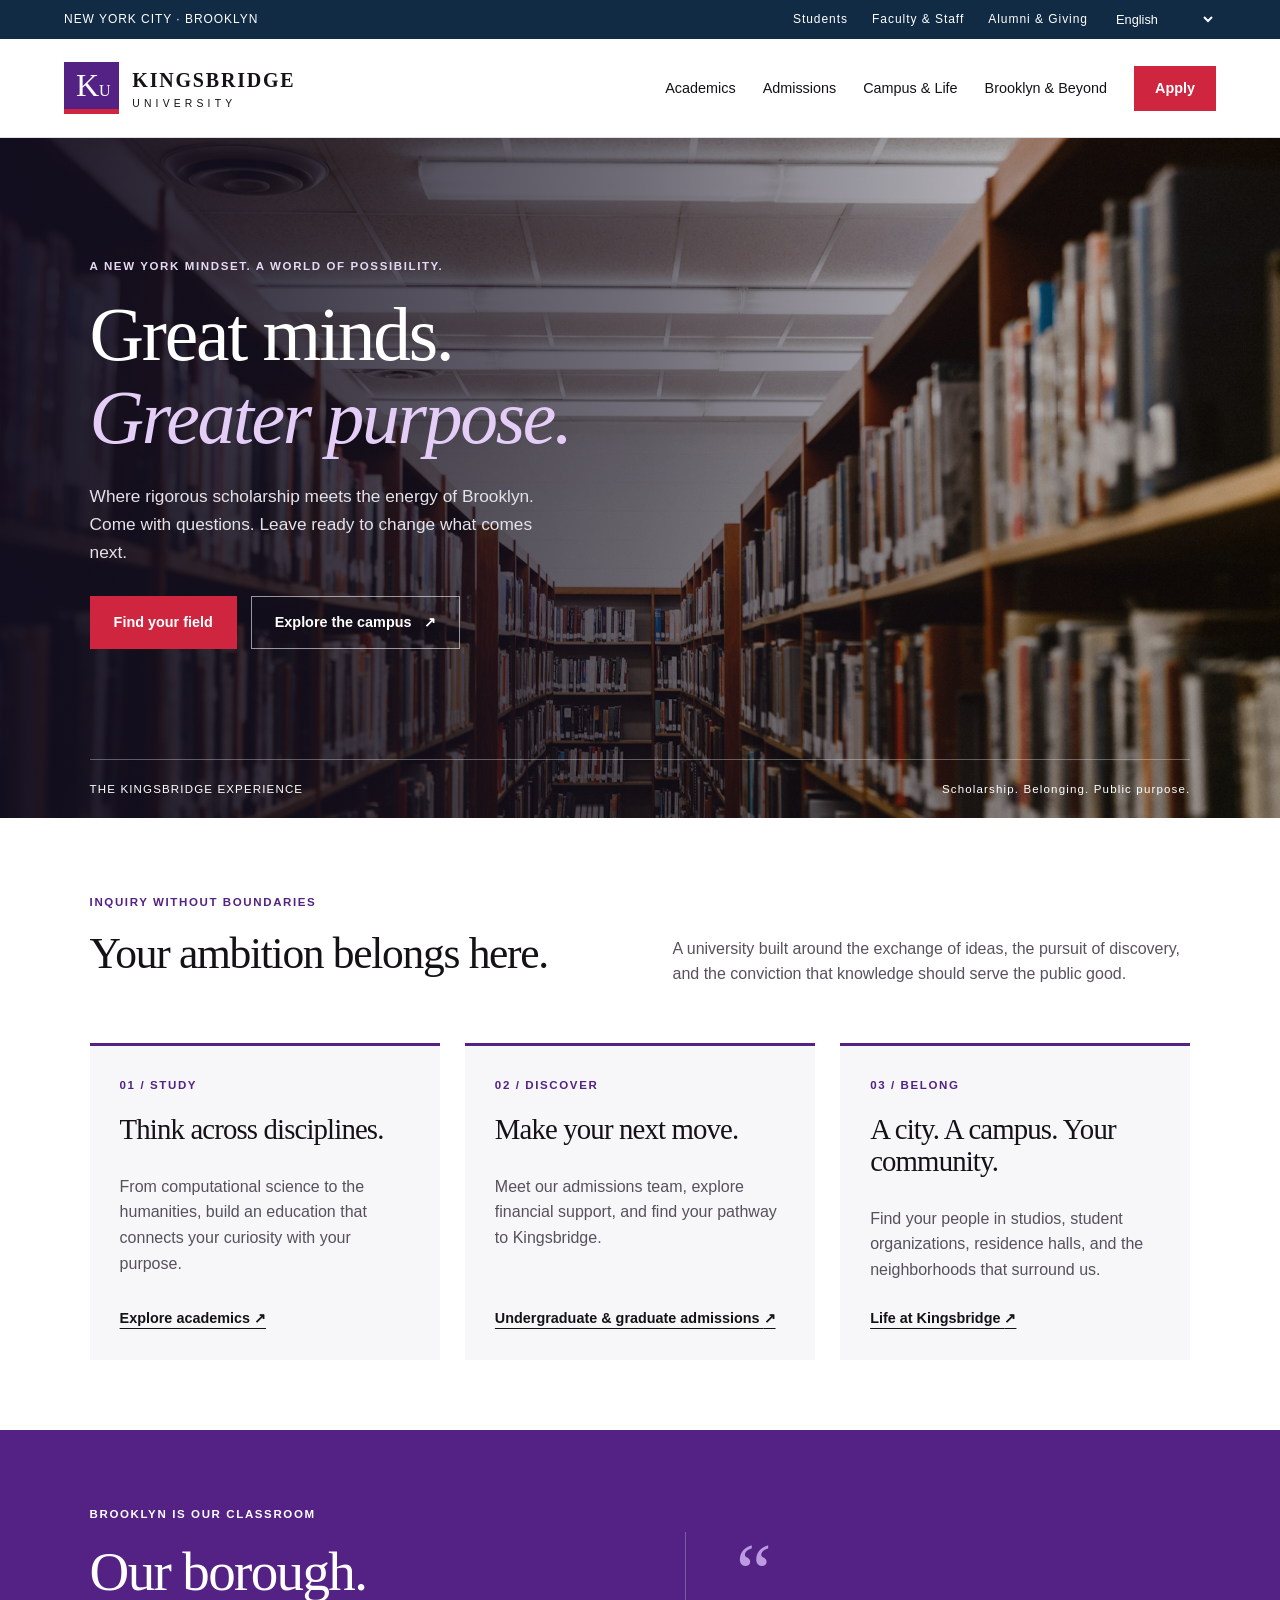
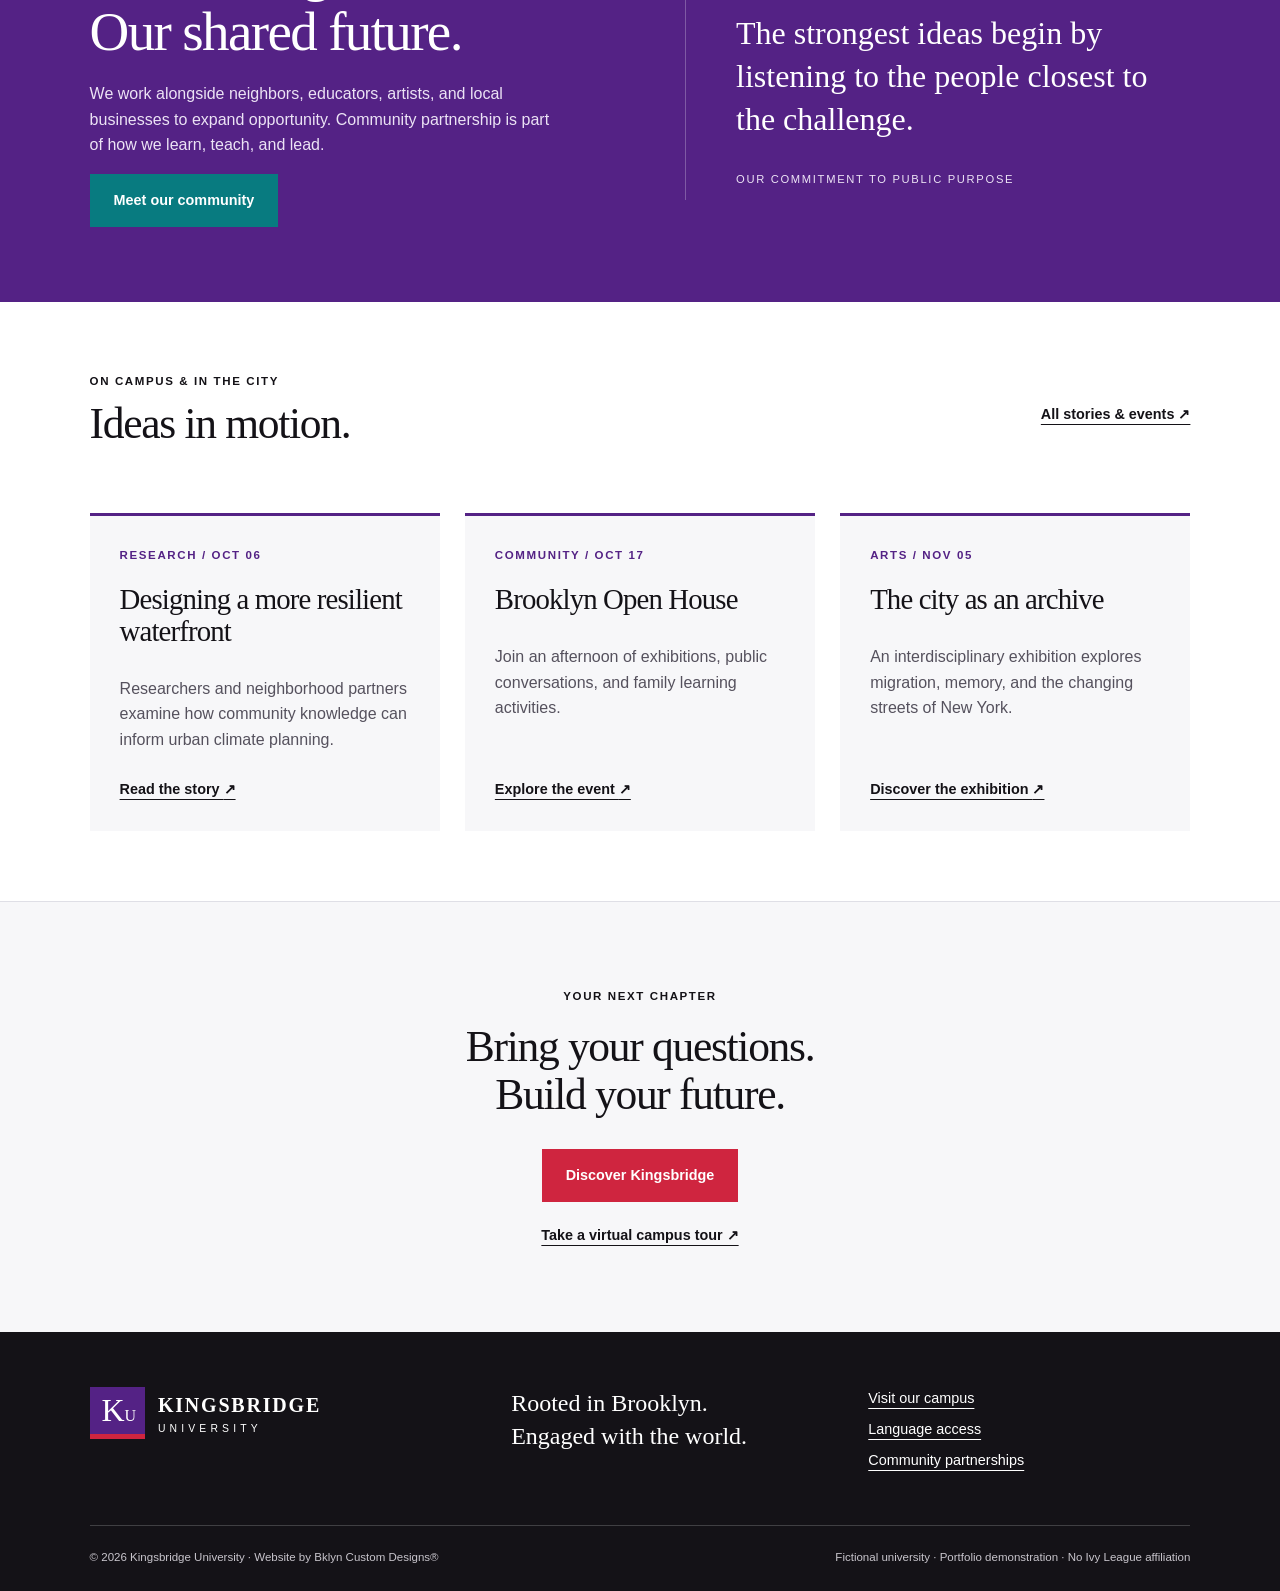
<file: index.html>
<!doctype html><html lang="en"><head><meta charset="utf-8"><meta name="viewport" content="width=device-width, initial-scale=1"><meta name="description" content="Kingsbridge University: rigorous scholarship, public purpose, and a campus connected to Brooklyn."><title>Home | Kingsbridge University</title><link rel="icon" href="assets/favicon.svg"><link rel="stylesheet" href="assets/styles.css"><script src="assets/app.js" defer></script></head><body><a class="skip" href="#main">Skip to content</a><div class="utility"><span>NEW YORK CITY · BROOKLYN</span><div><a href="student.html">Students</a><a href="faculty.html">Faculty & Staff</a><a href="give.html">Alumni & Giving</a><label class="sr" for="language">Select language</label><select id="language"><option value="en">English</option><option value="ht">Kreyòl ayisyen</option><option value="es">Español</option><option value="fr">Français</option><option value="it">Italiano</option></select></div></div><header><a class="brand" href="index.html"><span class="crest">K<span>U</span></span><span>KINGSBRIDGE<small>UNIVERSITY</small></span></a><button class="menu" aria-expanded="false" aria-controls="navigation">Menu ☰</button><nav id="navigation" aria-label="Main navigation"><a  href="academics.html">Academics</a><a  href="admissions.html">Admissions</a><a  href="campus.html">Campus & Life</a><a  href="community.html">Brooklyn & Beyond</a><a class="button compact" href="admissions.html#apply">Apply</a></nav></header><main id="main"><section class="hero"><img src="assets/campus.jpg" alt="Historic collegiate architecture overlooking a green campus courtyard"><div class="hero-copy"><span class="eyebrow">A NEW YORK MINDSET. A WORLD OF POSSIBILITY.</span><h1>Great minds.<br><em>Greater purpose.</em></h1><p>Where rigorous scholarship meets the energy of Brooklyn. Come with questions. Leave ready to change what comes next.</p><div class="actions"><a class="button" href="academics.html">Find your field</a><a class="button outline" href="tour.html">Explore the campus <span aria-hidden="true">↗</span></a></div></div><div class="hero-caption"><span>THE KINGSBRIDGE EXPERIENCE</span><span>Scholarship. Belonging. Public purpose.</span></div></section><section class="intro"><span class="eyebrow">INQUIRY WITHOUT BOUNDARIES</span><h2>Your ambition belongs here.</h2><p>A university built around the exchange of ideas, the pursuit of discovery, and the conviction that knowledge should serve the public good.</p></section><div class="cards"><article class="card"><span class="eyebrow">01 / STUDY</span><h3>Think across disciplines.</h3><p>From computational science to the humanities, build an education that connects your curiosity with your purpose.</p><a href="academics.html">Explore academics <span aria-hidden="true">↗</span></a></article><article class="card"><span class="eyebrow">02 / DISCOVER</span><h3>Make your next move.</h3><p>Meet our admissions team, explore financial support, and find your pathway to Kingsbridge.</p><a href="admissions.html">Undergraduate & graduate admissions <span aria-hidden="true">↗</span></a></article><article class="card"><span class="eyebrow">03 / BELONG</span><h3>A city. A campus. Your community.</h3><p>Find your people in studios, student organizations, residence halls, and the neighborhoods that surround us.</p><a href="campus.html">Life at Kingsbridge <span aria-hidden="true">↗</span></a></article></div><section class="feature"><div><span class="eyebrow">BROOKLYN IS OUR CLASSROOM</span><h2>Our borough.<br>Our shared future.</h2><p>We work alongside neighbors, educators, artists, and local businesses to expand opportunity. Community partnership is part of how we learn, teach, and lead.</p><a class="button teal" href="community.html">Meet our community</a></div><div class="feature-quote"><span>“</span><blockquote>The strongest ideas begin by listening to the people closest to the challenge.</blockquote><p>OUR COMMITMENT TO PUBLIC PURPOSE</p></div></section><section class="section"><div class="section-heading"><div><span class="eyebrow">ON CAMPUS & IN THE CITY</span><h2>Ideas in motion.</h2></div><a href="news.html">All stories & events ↗</a></div><div class="cards"><article class="card"><span class="eyebrow">RESEARCH / OCT 06</span><h3>Designing a more resilient waterfront</h3><p>Researchers and neighborhood partners examine how community knowledge can inform urban climate planning.</p><a href="news.html#waterfront">Read the story <span aria-hidden="true">↗</span></a></article><article class="card"><span class="eyebrow">COMMUNITY / OCT 17</span><h3>Brooklyn Open House</h3><p>Join an afternoon of exhibitions, public conversations, and family learning activities.</p><a href="news.html#open-house">Explore the event <span aria-hidden="true">↗</span></a></article><article class="card"><span class="eyebrow">ARTS / NOV 05</span><h3>The city as an archive</h3><p>An interdisciplinary exhibition explores migration, memory, and the changing streets of New York.</p><a href="news.html#archive">Discover the exhibition <span aria-hidden="true">↗</span></a></article></div></section><section class="cta"><span class="eyebrow">YOUR NEXT CHAPTER</span><h2>Bring your questions.<br>Build your future.</h2><a class="button" href="admissions.html">Discover Kingsbridge</a><a class="text-link" href="tour.html">Take a virtual campus tour ↗</a></section></main><footer><div class="footer-top"><a class="brand" href="index.html"><span class="crest">K<span>U</span></span><span>KINGSBRIDGE<small>UNIVERSITY</small></span></a><p>Rooted in Brooklyn.<br>Engaged with the world.</p><div><a href="tour.html">Visit our campus</a><a href="languages.html">Language access</a><a href="community.html">Community partnerships</a></div></div><div class="legal"><span>© 2026 Kingsbridge University · Website by Bklyn Custom Designs®</span><span>Fictional university · Portfolio demonstration · No Ivy League affiliation</span></div></footer><dialog id="detail"><button class="close" aria-label="Close dialog">✕</button><div id="detail-content"></div></dialog></body></html>
</file>
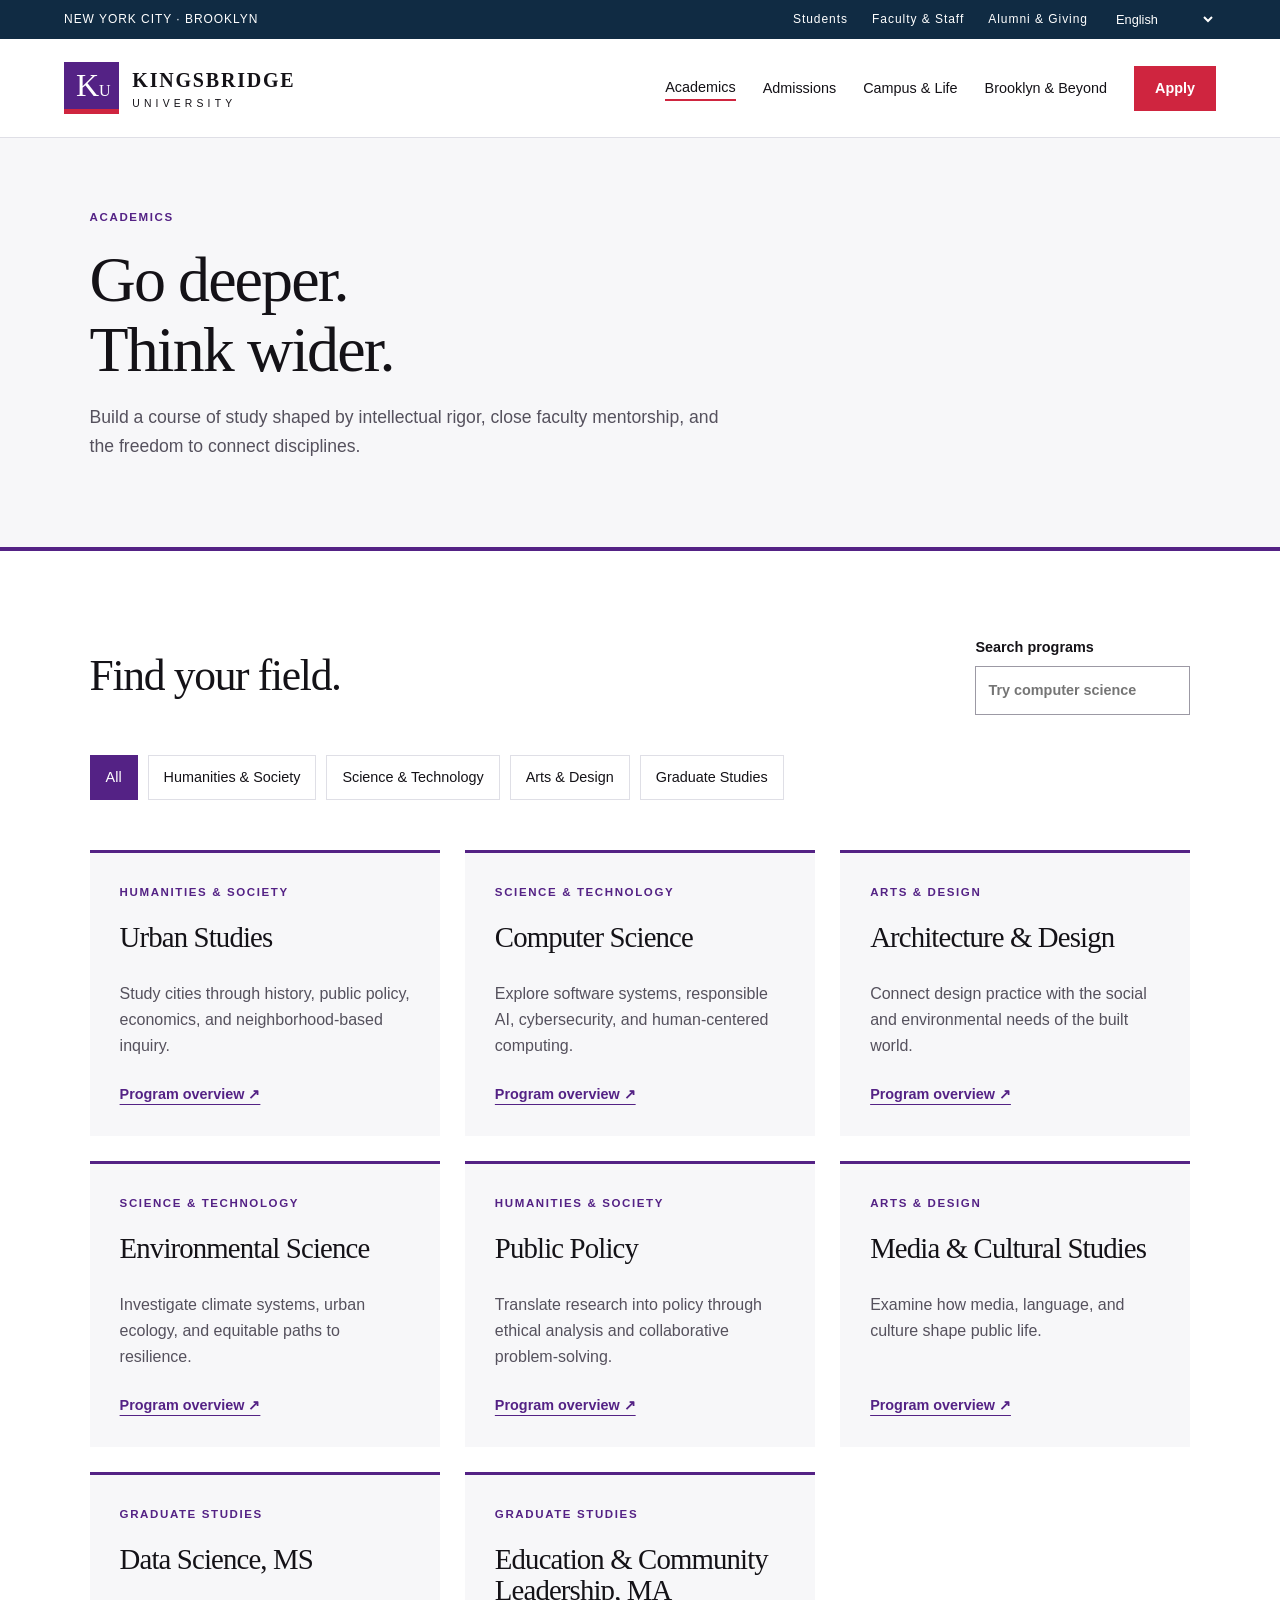
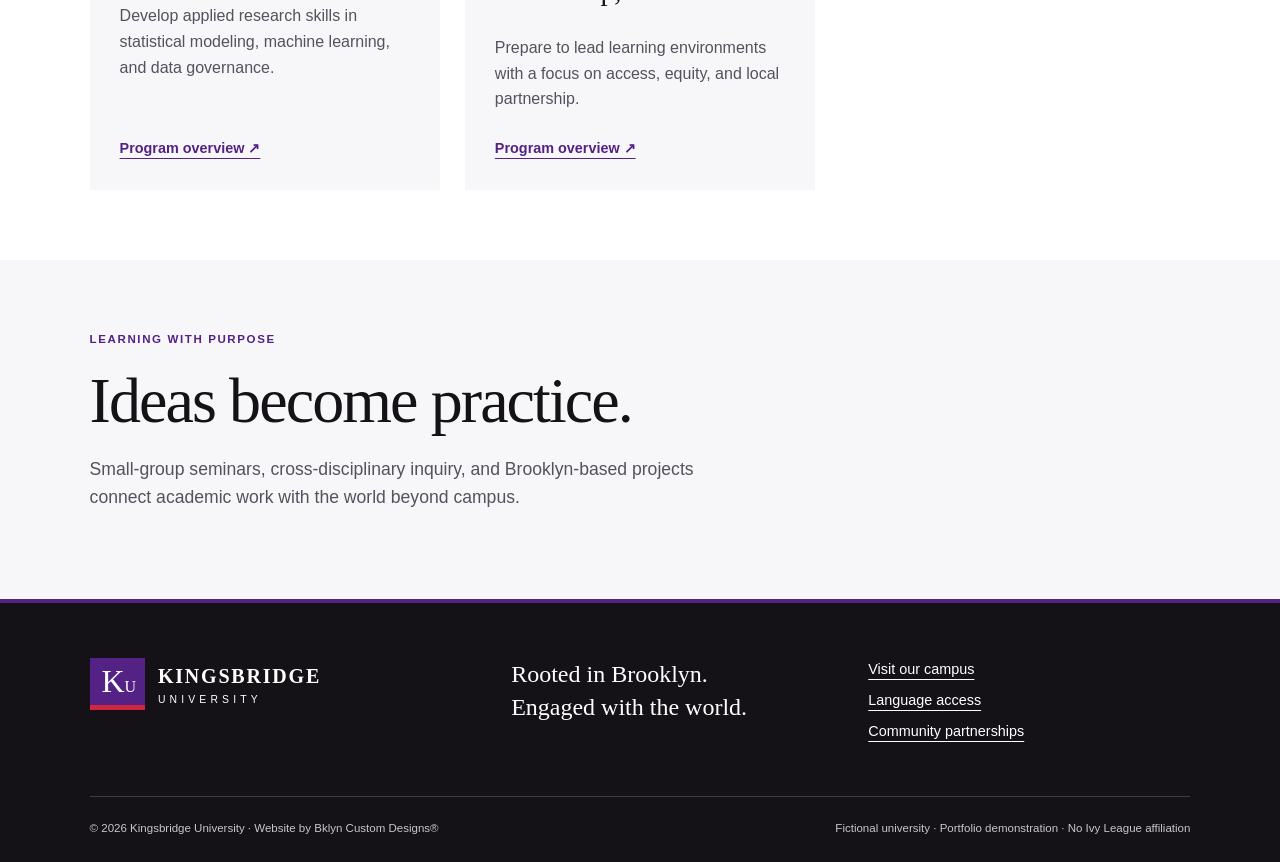
<file: academics.html>
<!doctype html><html lang="en"><head><meta charset="utf-8"><meta name="viewport" content="width=device-width, initial-scale=1"><meta name="description" content="Kingsbridge University: rigorous scholarship, public purpose, and a campus connected to Brooklyn."><title>Academics | Kingsbridge University</title><link rel="icon" href="assets/favicon.svg"><link rel="stylesheet" href="assets/styles.css"><script src="assets/app.js" defer></script></head><body><a class="skip" href="#main">Skip to content</a><div class="utility"><span>NEW YORK CITY · BROOKLYN</span><div><a href="student.html">Students</a><a href="faculty.html">Faculty & Staff</a><a href="give.html">Alumni & Giving</a><label class="sr" for="language">Select language</label><select id="language"><option value="en">English</option><option value="ht">Kreyòl ayisyen</option><option value="es">Español</option><option value="fr">Français</option><option value="it">Italiano</option></select></div></div><header><a class="brand" href="index.html"><span class="crest">K<span>U</span></span><span>KINGSBRIDGE<small>UNIVERSITY</small></span></a><button class="menu" aria-expanded="false" aria-controls="navigation">Menu ☰</button><nav id="navigation" aria-label="Main navigation"><a aria-current=page href="academics.html">Academics</a><a  href="admissions.html">Admissions</a><a  href="campus.html">Campus & Life</a><a  href="community.html">Brooklyn & Beyond</a><a class="button compact" href="admissions.html#apply">Apply</a></nav></header><main id="main"><section class="page-hero"><span class="eyebrow">ACADEMICS</span><h1>Go deeper.<br>Think wider.</h1><p>Build a course of study shaped by intellectual rigor, close faculty mentorship, and the freedom to connect disciplines.</p></section><section class="section"><div class="section-heading"><h2>Find your field.</h2><label>Search programs <input id="program-search" type="search" placeholder="Try computer science"></label></div><div class="filters" aria-label="Program categories"><button data-filter="All" aria-pressed="true">All</button><button data-filter="Humanities & Society" aria-pressed="false">Humanities & Society</button><button data-filter="Science & Technology" aria-pressed="false">Science & Technology</button><button data-filter="Arts & Design" aria-pressed="false">Arts & Design</button><button data-filter="Graduate Studies" aria-pressed="false">Graduate Studies</button></div><div class="cards" id="programs"><article class="card program" data-category="Humanities & Society"><span class="eyebrow">Humanities & Society</span><h3>Urban Studies</h3><p>Study cities through history, public policy, economics, and neighborhood-based inquiry.</p><button class="plain" data-detail="Urban Studies" data-body="Study cities through history, public policy, economics, and neighborhood-based inquiry. Students combine seminars, collaborative projects, and supervised fieldwork. Explore entry pathways and connect with an academic advisor through admissions.">Program overview ↗</button></article><article class="card program" data-category="Science & Technology"><span class="eyebrow">Science & Technology</span><h3>Computer Science</h3><p>Explore software systems, responsible AI, cybersecurity, and human-centered computing.</p><button class="plain" data-detail="Computer Science" data-body="Explore software systems, responsible AI, cybersecurity, and human-centered computing. Students combine seminars, collaborative projects, and supervised fieldwork. Explore entry pathways and connect with an academic advisor through admissions.">Program overview ↗</button></article><article class="card program" data-category="Arts & Design"><span class="eyebrow">Arts & Design</span><h3>Architecture & Design</h3><p>Connect design practice with the social and environmental needs of the built world.</p><button class="plain" data-detail="Architecture & Design" data-body="Connect design practice with the social and environmental needs of the built world. Students combine seminars, collaborative projects, and supervised fieldwork. Explore entry pathways and connect with an academic advisor through admissions.">Program overview ↗</button></article><article class="card program" data-category="Science & Technology"><span class="eyebrow">Science & Technology</span><h3>Environmental Science</h3><p>Investigate climate systems, urban ecology, and equitable paths to resilience.</p><button class="plain" data-detail="Environmental Science" data-body="Investigate climate systems, urban ecology, and equitable paths to resilience. Students combine seminars, collaborative projects, and supervised fieldwork. Explore entry pathways and connect with an academic advisor through admissions.">Program overview ↗</button></article><article class="card program" data-category="Humanities & Society"><span class="eyebrow">Humanities & Society</span><h3>Public Policy</h3><p>Translate research into policy through ethical analysis and collaborative problem-solving.</p><button class="plain" data-detail="Public Policy" data-body="Translate research into policy through ethical analysis and collaborative problem-solving. Students combine seminars, collaborative projects, and supervised fieldwork. Explore entry pathways and connect with an academic advisor through admissions.">Program overview ↗</button></article><article class="card program" data-category="Arts & Design"><span class="eyebrow">Arts & Design</span><h3>Media & Cultural Studies</h3><p>Examine how media, language, and culture shape public life.</p><button class="plain" data-detail="Media & Cultural Studies" data-body="Examine how media, language, and culture shape public life. Students combine seminars, collaborative projects, and supervised fieldwork. Explore entry pathways and connect with an academic advisor through admissions.">Program overview ↗</button></article><article class="card program" data-category="Graduate Studies"><span class="eyebrow">Graduate Studies</span><h3>Data Science, MS</h3><p>Develop applied research skills in statistical modeling, machine learning, and data governance.</p><button class="plain" data-detail="Data Science, MS" data-body="Develop applied research skills in statistical modeling, machine learning, and data governance. Students combine seminars, collaborative projects, and supervised fieldwork. Explore entry pathways and connect with an academic advisor through admissions.">Program overview ↗</button></article><article class="card program" data-category="Graduate Studies"><span class="eyebrow">Graduate Studies</span><h3>Education & Community Leadership, MA</h3><p>Prepare to lead learning environments with a focus on access, equity, and local partnership.</p><button class="plain" data-detail="Education & Community Leadership, MA" data-body="Prepare to lead learning environments with a focus on access, equity, and local partnership. Students combine seminars, collaborative projects, and supervised fieldwork. Explore entry pathways and connect with an academic advisor through admissions.">Program overview ↗</button></article></div><p id="no-results" hidden>No programs match your search. Try another subject or category.</p></section><section class="page-hero"><span class="eyebrow">LEARNING WITH PURPOSE</span><h1>Ideas become practice.</h1><p>Small-group seminars, cross-disciplinary inquiry, and Brooklyn-based projects connect academic work with the world beyond campus.</p></section></main><footer><div class="footer-top"><a class="brand" href="index.html"><span class="crest">K<span>U</span></span><span>KINGSBRIDGE<small>UNIVERSITY</small></span></a><p>Rooted in Brooklyn.<br>Engaged with the world.</p><div><a href="tour.html">Visit our campus</a><a href="languages.html">Language access</a><a href="community.html">Community partnerships</a></div></div><div class="legal"><span>© 2026 Kingsbridge University · Website by Bklyn Custom Designs®</span><span>Fictional university · Portfolio demonstration · No Ivy League affiliation</span></div></footer><dialog id="detail"><button class="close" aria-label="Close dialog">✕</button><div id="detail-content"></div></dialog></body></html>
</file>
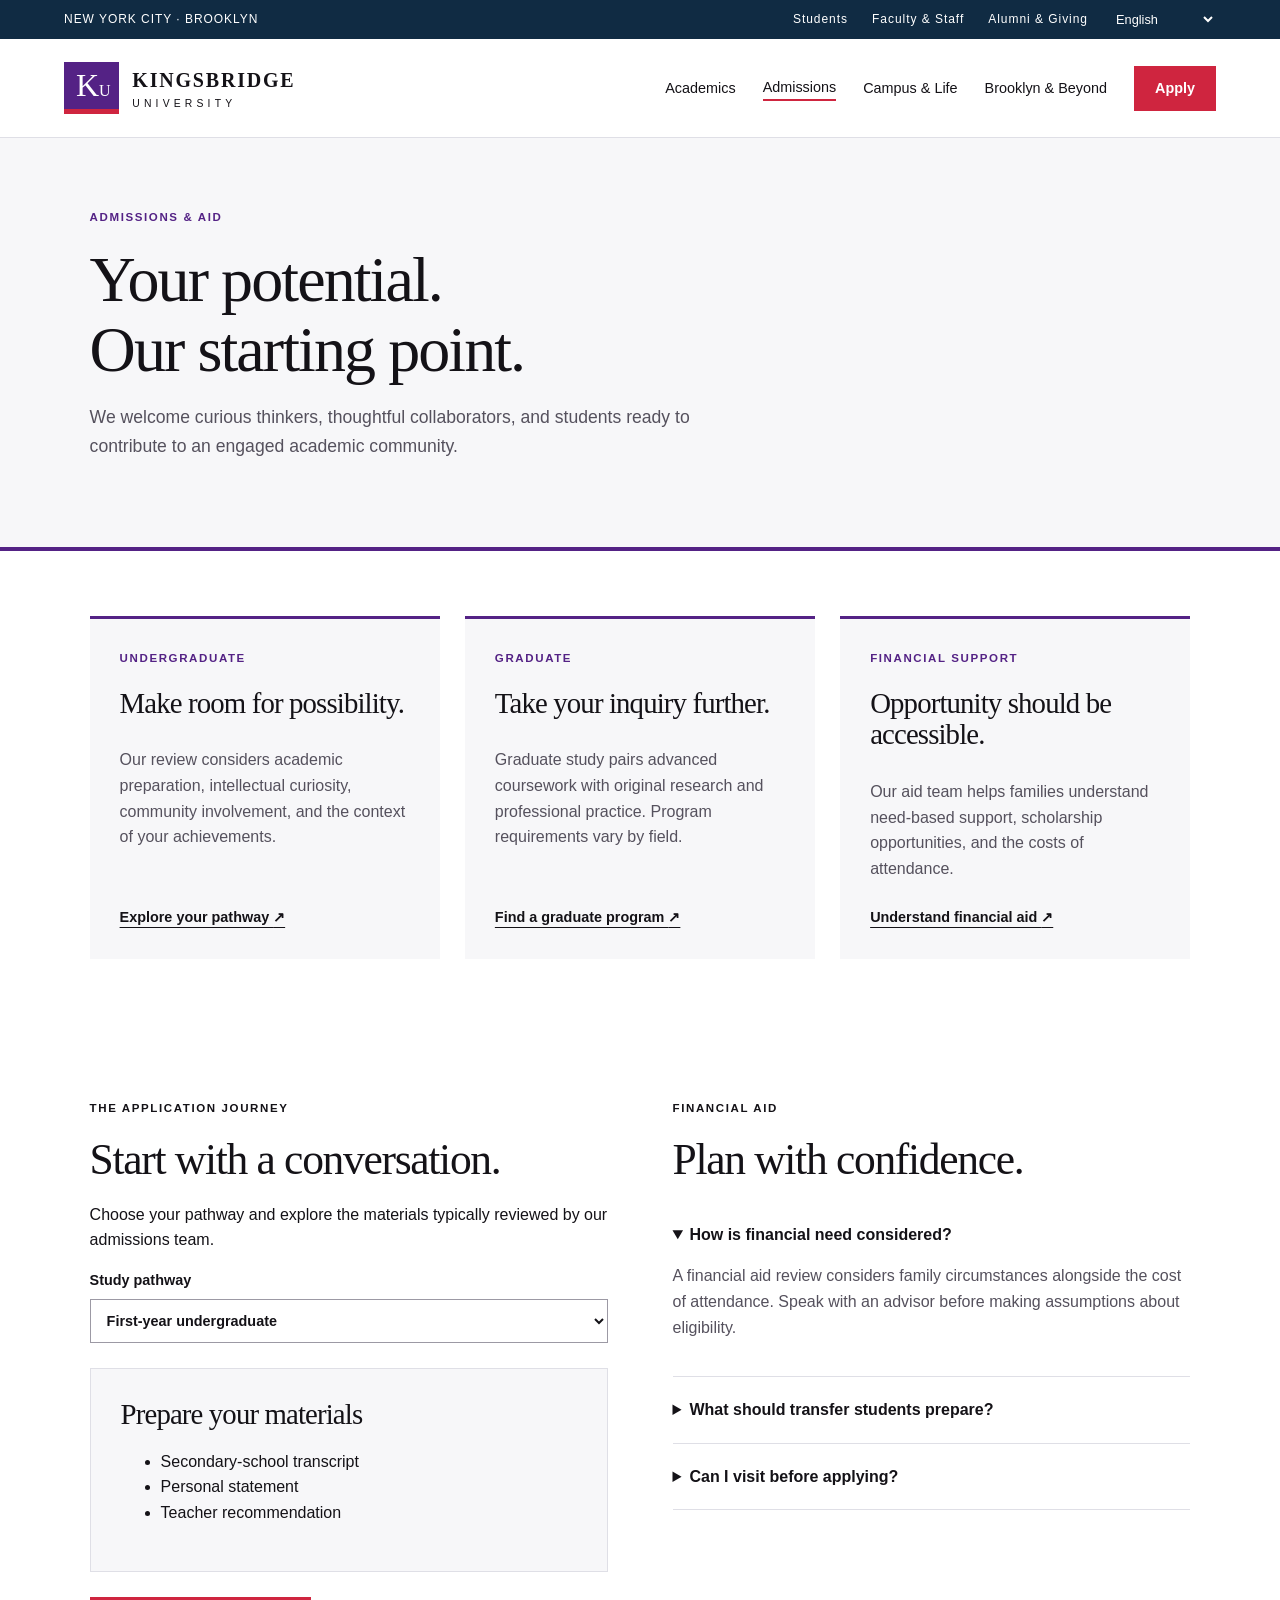
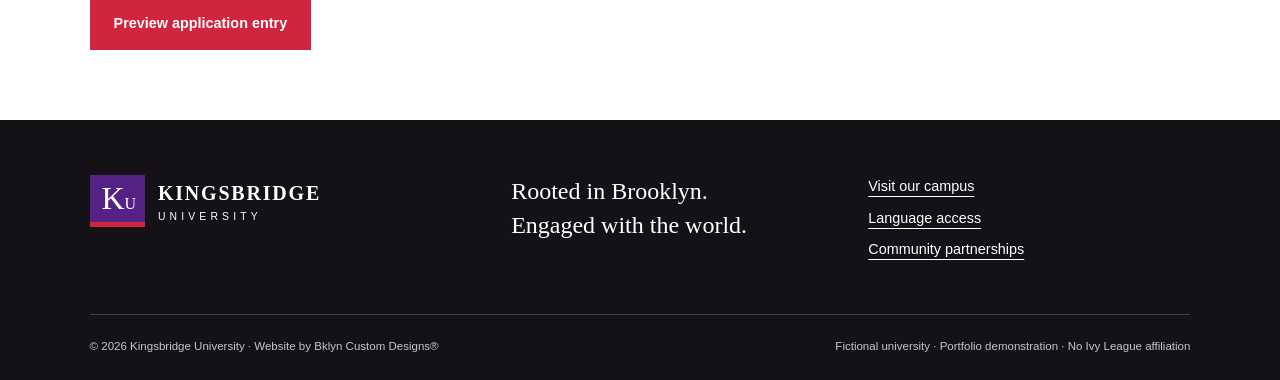
<file: admissions.html>
<!doctype html><html lang="en"><head><meta charset="utf-8"><meta name="viewport" content="width=device-width, initial-scale=1"><meta name="description" content="Kingsbridge University: rigorous scholarship, public purpose, and a campus connected to Brooklyn."><title>Admissions | Kingsbridge University</title><link rel="icon" href="assets/favicon.svg"><link rel="stylesheet" href="assets/styles.css"><script src="assets/app.js" defer></script></head><body><a class="skip" href="#main">Skip to content</a><div class="utility"><span>NEW YORK CITY · BROOKLYN</span><div><a href="student.html">Students</a><a href="faculty.html">Faculty & Staff</a><a href="give.html">Alumni & Giving</a><label class="sr" for="language">Select language</label><select id="language"><option value="en">English</option><option value="ht">Kreyòl ayisyen</option><option value="es">Español</option><option value="fr">Français</option><option value="it">Italiano</option></select></div></div><header><a class="brand" href="index.html"><span class="crest">K<span>U</span></span><span>KINGSBRIDGE<small>UNIVERSITY</small></span></a><button class="menu" aria-expanded="false" aria-controls="navigation">Menu ☰</button><nav id="navigation" aria-label="Main navigation"><a  href="academics.html">Academics</a><a aria-current=page href="admissions.html">Admissions</a><a  href="campus.html">Campus & Life</a><a  href="community.html">Brooklyn & Beyond</a><a class="button compact" href="admissions.html#apply">Apply</a></nav></header><main id="main"><section class="page-hero"><span class="eyebrow">ADMISSIONS & AID</span><h1>Your potential.<br>Our starting point.</h1><p>We welcome curious thinkers, thoughtful collaborators, and students ready to contribute to an engaged academic community.</p></section><div class="cards"><article class="card"><span class="eyebrow">UNDERGRADUATE</span><h3>Make room for possibility.</h3><p>Our review considers academic preparation, intellectual curiosity, community involvement, and the context of your achievements.</p><a href="#apply">Explore your pathway <span aria-hidden="true">↗</span></a></article><article class="card"><span class="eyebrow">GRADUATE</span><h3>Take your inquiry further.</h3><p>Graduate study pairs advanced coursework with original research and professional practice. Program requirements vary by field.</p><a href="academics.html">Find a graduate program <span aria-hidden="true">↗</span></a></article><article class="card"><span class="eyebrow">FINANCIAL SUPPORT</span><h3>Opportunity should be accessible.</h3><p>Our aid team helps families understand need-based support, scholarship opportunities, and the costs of attendance.</p><a href="#aid">Understand financial aid <span aria-hidden="true">↗</span></a></article></div><section class="section split" id="apply"><div><span class="eyebrow">THE APPLICATION JOURNEY</span><h2>Start with a conversation.</h2><p>Choose your pathway and explore the materials typically reviewed by our admissions team.</p><label>Study pathway <select id="pathway"><option>First-year undergraduate</option><option>Transfer undergraduate</option><option>Graduate study</option></select></label><div id="checklist" class="panel"></div><button class="button" data-detail="Application preview" data-body="This portfolio site demonstrates the admissions journey. Applications are not collected or submitted. A production university site would connect this step to its secure application platform.">Preview application entry</button></div><div id="aid"><span class="eyebrow">FINANCIAL AID</span><h2>Plan with confidence.</h2><details open><summary>How is financial need considered?</summary><p>A financial aid review considers family circumstances alongside the cost of attendance. Speak with an advisor before making assumptions about eligibility.</p></details><details><summary>What should transfer students prepare?</summary><p>College transcripts, a statement of academic interests, and information about completed courses help inform the review of transfer credit.</p></details><details><summary>Can I visit before applying?</summary><p>Start with our virtual campus tour. Explore teaching spaces, campus life, and the community commons at your own pace.</p><a href="tour.html">Start the tour</a></details></div></section></main><footer><div class="footer-top"><a class="brand" href="index.html"><span class="crest">K<span>U</span></span><span>KINGSBRIDGE<small>UNIVERSITY</small></span></a><p>Rooted in Brooklyn.<br>Engaged with the world.</p><div><a href="tour.html">Visit our campus</a><a href="languages.html">Language access</a><a href="community.html">Community partnerships</a></div></div><div class="legal"><span>© 2026 Kingsbridge University · Website by Bklyn Custom Designs®</span><span>Fictional university · Portfolio demonstration · No Ivy League affiliation</span></div></footer><dialog id="detail"><button class="close" aria-label="Close dialog">✕</button><div id="detail-content"></div></dialog></body></html>
</file>
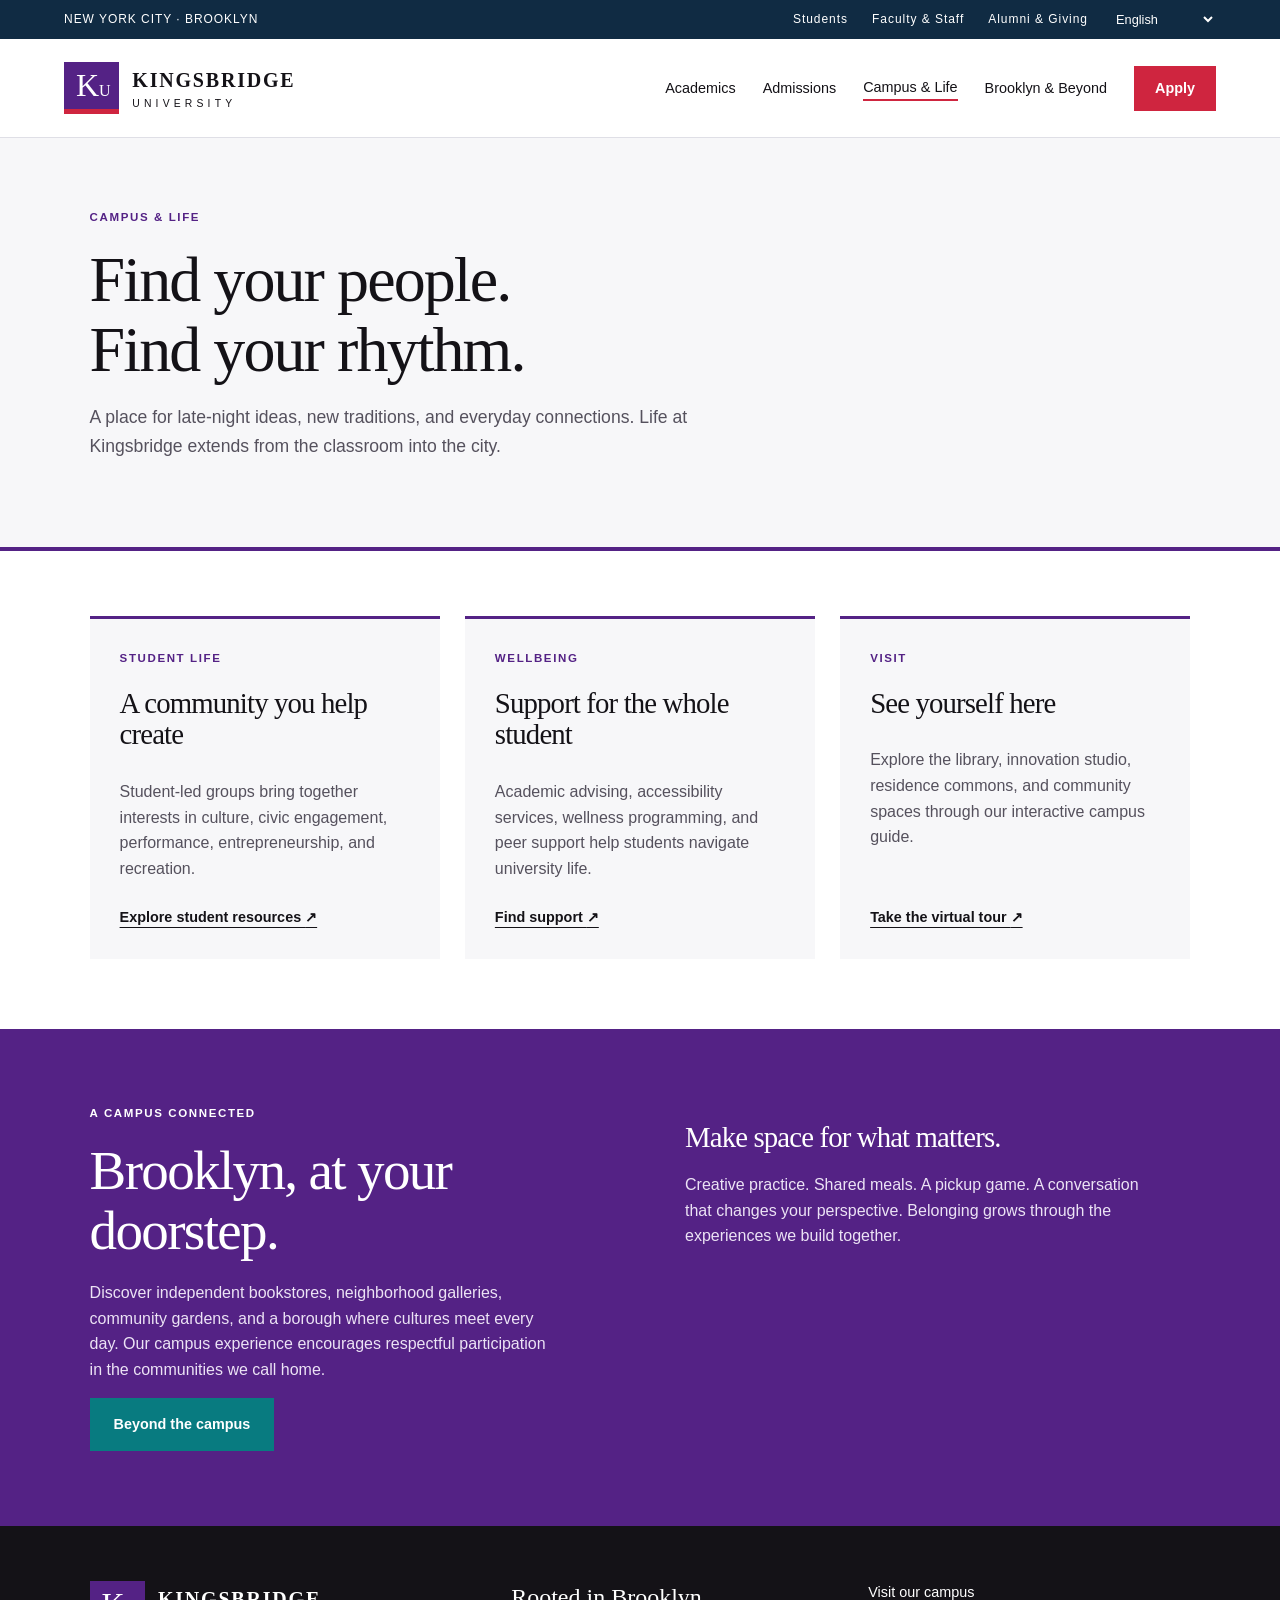
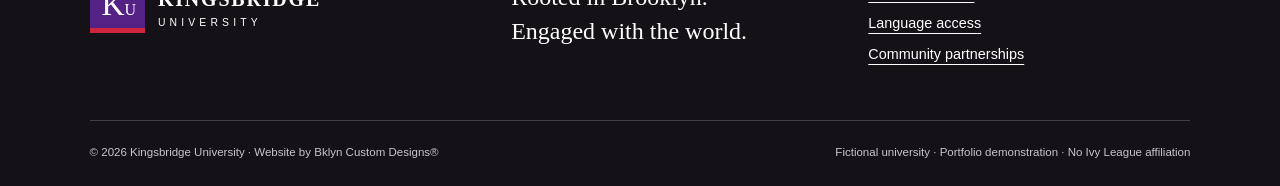
<file: campus.html>
<!doctype html><html lang="en"><head><meta charset="utf-8"><meta name="viewport" content="width=device-width, initial-scale=1"><meta name="description" content="Kingsbridge University: rigorous scholarship, public purpose, and a campus connected to Brooklyn."><title>Campus & Life | Kingsbridge University</title><link rel="icon" href="assets/favicon.svg"><link rel="stylesheet" href="assets/styles.css"><script src="assets/app.js" defer></script></head><body><a class="skip" href="#main">Skip to content</a><div class="utility"><span>NEW YORK CITY · BROOKLYN</span><div><a href="student.html">Students</a><a href="faculty.html">Faculty & Staff</a><a href="give.html">Alumni & Giving</a><label class="sr" for="language">Select language</label><select id="language"><option value="en">English</option><option value="ht">Kreyòl ayisyen</option><option value="es">Español</option><option value="fr">Français</option><option value="it">Italiano</option></select></div></div><header><a class="brand" href="index.html"><span class="crest">K<span>U</span></span><span>KINGSBRIDGE<small>UNIVERSITY</small></span></a><button class="menu" aria-expanded="false" aria-controls="navigation">Menu ☰</button><nav id="navigation" aria-label="Main navigation"><a  href="academics.html">Academics</a><a  href="admissions.html">Admissions</a><a aria-current=page href="campus.html">Campus & Life</a><a  href="community.html">Brooklyn & Beyond</a><a class="button compact" href="admissions.html#apply">Apply</a></nav></header><main id="main"><section class="page-hero"><span class="eyebrow">CAMPUS & LIFE</span><h1>Find your people.<br>Find your rhythm.</h1><p>A place for late-night ideas, new traditions, and everyday connections. Life at Kingsbridge extends from the classroom into the city.</p></section><div class="cards"><article class="card"><span class="eyebrow">STUDENT LIFE</span><h3>A community you help create</h3><p>Student-led groups bring together interests in culture, civic engagement, performance, entrepreneurship, and recreation.</p><a href="student.html">Explore student resources <span aria-hidden="true">↗</span></a></article><article class="card"><span class="eyebrow">WELLBEING</span><h3>Support for the whole student</h3><p>Academic advising, accessibility services, wellness programming, and peer support help students navigate university life.</p><a href="student.html">Find support <span aria-hidden="true">↗</span></a></article><article class="card"><span class="eyebrow">VISIT</span><h3>See yourself here</h3><p>Explore the library, innovation studio, residence commons, and community spaces through our interactive campus guide.</p><a href="tour.html">Take the virtual tour <span aria-hidden="true">↗</span></a></article></div><section class="feature"><div><span class="eyebrow">A CAMPUS CONNECTED</span><h2>Brooklyn, at your doorstep.</h2><p>Discover independent bookstores, neighborhood galleries, community gardens, and a borough where cultures meet every day. Our campus experience encourages respectful participation in the communities we call home.</p><a class="button teal" href="community.html">Beyond the campus</a></div><div><h3>Make space for what matters.</h3><p>Creative practice. Shared meals. A pickup game. A conversation that changes your perspective. Belonging grows through the experiences we build together.</p></div></section></main><footer><div class="footer-top"><a class="brand" href="index.html"><span class="crest">K<span>U</span></span><span>KINGSBRIDGE<small>UNIVERSITY</small></span></a><p>Rooted in Brooklyn.<br>Engaged with the world.</p><div><a href="tour.html">Visit our campus</a><a href="languages.html">Language access</a><a href="community.html">Community partnerships</a></div></div><div class="legal"><span>© 2026 Kingsbridge University · Website by Bklyn Custom Designs®</span><span>Fictional university · Portfolio demonstration · No Ivy League affiliation</span></div></footer><dialog id="detail"><button class="close" aria-label="Close dialog">✕</button><div id="detail-content"></div></dialog></body></html>
</file>
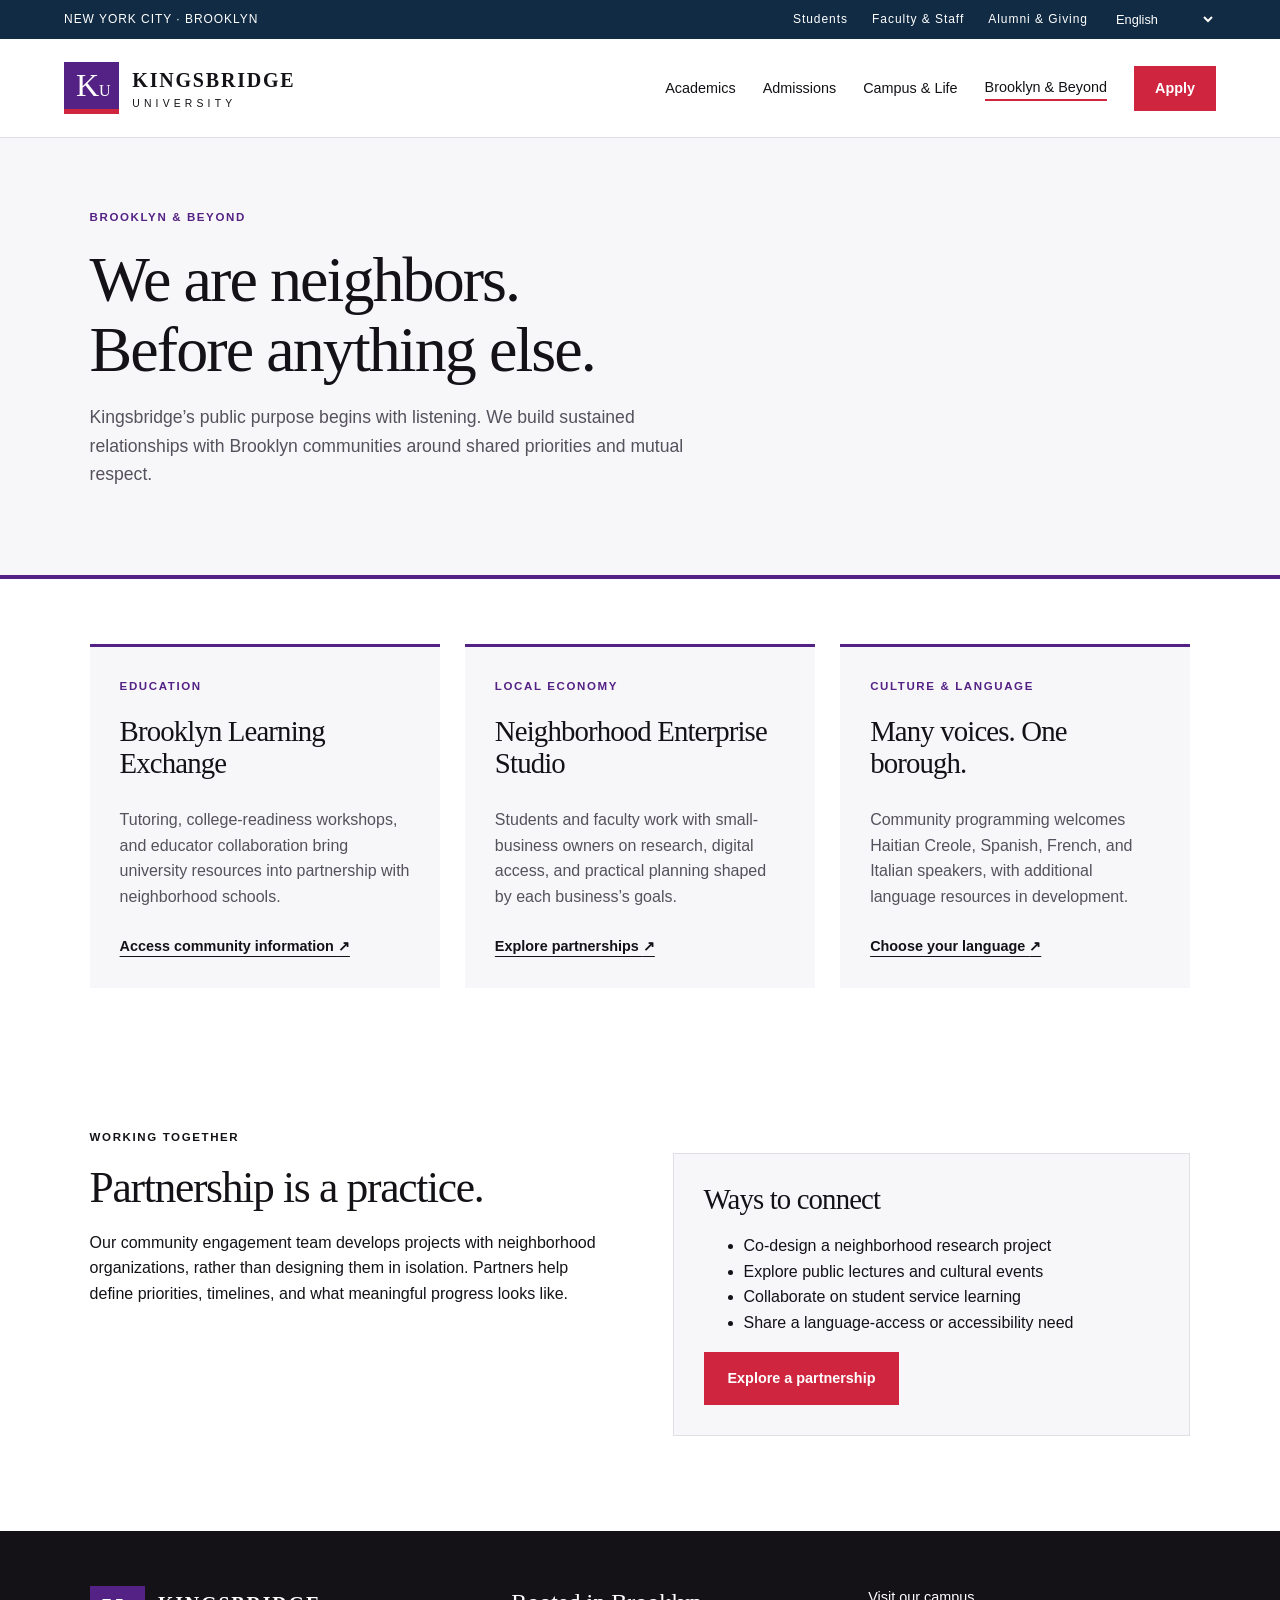
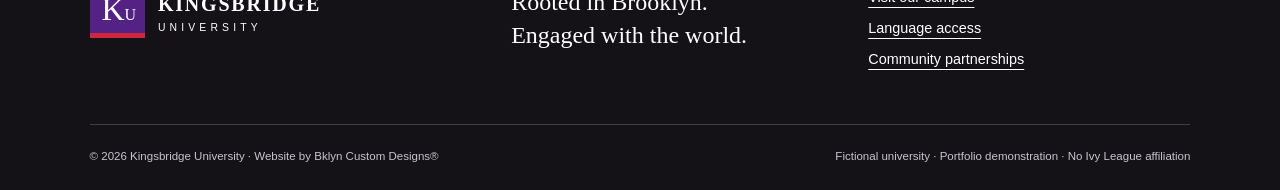
<file: community.html>
<!doctype html><html lang="en"><head><meta charset="utf-8"><meta name="viewport" content="width=device-width, initial-scale=1"><meta name="description" content="Kingsbridge University: rigorous scholarship, public purpose, and a campus connected to Brooklyn."><title>Brooklyn & Beyond | Kingsbridge University</title><link rel="icon" href="assets/favicon.svg"><link rel="stylesheet" href="assets/styles.css"><script src="assets/app.js" defer></script></head><body><a class="skip" href="#main">Skip to content</a><div class="utility"><span>NEW YORK CITY · BROOKLYN</span><div><a href="student.html">Students</a><a href="faculty.html">Faculty & Staff</a><a href="give.html">Alumni & Giving</a><label class="sr" for="language">Select language</label><select id="language"><option value="en">English</option><option value="ht">Kreyòl ayisyen</option><option value="es">Español</option><option value="fr">Français</option><option value="it">Italiano</option></select></div></div><header><a class="brand" href="index.html"><span class="crest">K<span>U</span></span><span>KINGSBRIDGE<small>UNIVERSITY</small></span></a><button class="menu" aria-expanded="false" aria-controls="navigation">Menu ☰</button><nav id="navigation" aria-label="Main navigation"><a  href="academics.html">Academics</a><a  href="admissions.html">Admissions</a><a  href="campus.html">Campus & Life</a><a aria-current=page href="community.html">Brooklyn & Beyond</a><a class="button compact" href="admissions.html#apply">Apply</a></nav></header><main id="main"><section class="page-hero"><span class="eyebrow">BROOKLYN & BEYOND</span><h1>We are neighbors.<br>Before anything else.</h1><p>Kingsbridge’s public purpose begins with listening. We build sustained relationships with Brooklyn communities around shared priorities and mutual respect.</p></section><div class="cards"><article class="card"><span class="eyebrow">EDUCATION</span><h3>Brooklyn Learning Exchange</h3><p>Tutoring, college-readiness workshops, and educator collaboration bring university resources into partnership with neighborhood schools.</p><a href="languages.html">Access community information <span aria-hidden="true">↗</span></a></article><article class="card"><span class="eyebrow">LOCAL ECONOMY</span><h3>Neighborhood Enterprise Studio</h3><p>Students and faculty work with small-business owners on research, digital access, and practical planning shaped by each business’s goals.</p><a href="#partnerships">Explore partnerships <span aria-hidden="true">↗</span></a></article><article class="card"><span class="eyebrow">CULTURE & LANGUAGE</span><h3>Many voices. One borough.</h3><p>Community programming welcomes Haitian Creole, Spanish, French, and Italian speakers, with additional language resources in development.</p><a href="languages.html">Choose your language <span aria-hidden="true">↗</span></a></article></div><section class="section split" id="partnerships"><div><span class="eyebrow">WORKING TOGETHER</span><h2>Partnership is a practice.</h2><p>Our community engagement team develops projects with neighborhood organizations, rather than designing them in isolation. Partners help define priorities, timelines, and what meaningful progress looks like.</p></div><div class="panel"><h3>Ways to connect</h3><ul><li>Co-design a neighborhood research project</li><li>Explore public lectures and cultural events</li><li>Collaborate on student service learning</li><li>Share a language-access or accessibility need</li></ul><button class="button" data-detail="Community partnership inquiry" data-body="A production partnership form would route inquiries to the community engagement team. This demonstration does not collect contact information. Explore language resources or attend one of the events listed in our campus calendar.">Explore a partnership</button></div></section></main><footer><div class="footer-top"><a class="brand" href="index.html"><span class="crest">K<span>U</span></span><span>KINGSBRIDGE<small>UNIVERSITY</small></span></a><p>Rooted in Brooklyn.<br>Engaged with the world.</p><div><a href="tour.html">Visit our campus</a><a href="languages.html">Language access</a><a href="community.html">Community partnerships</a></div></div><div class="legal"><span>© 2026 Kingsbridge University · Website by Bklyn Custom Designs®</span><span>Fictional university · Portfolio demonstration · No Ivy League affiliation</span></div></footer><dialog id="detail"><button class="close" aria-label="Close dialog">✕</button><div id="detail-content"></div></dialog></body></html>
</file>
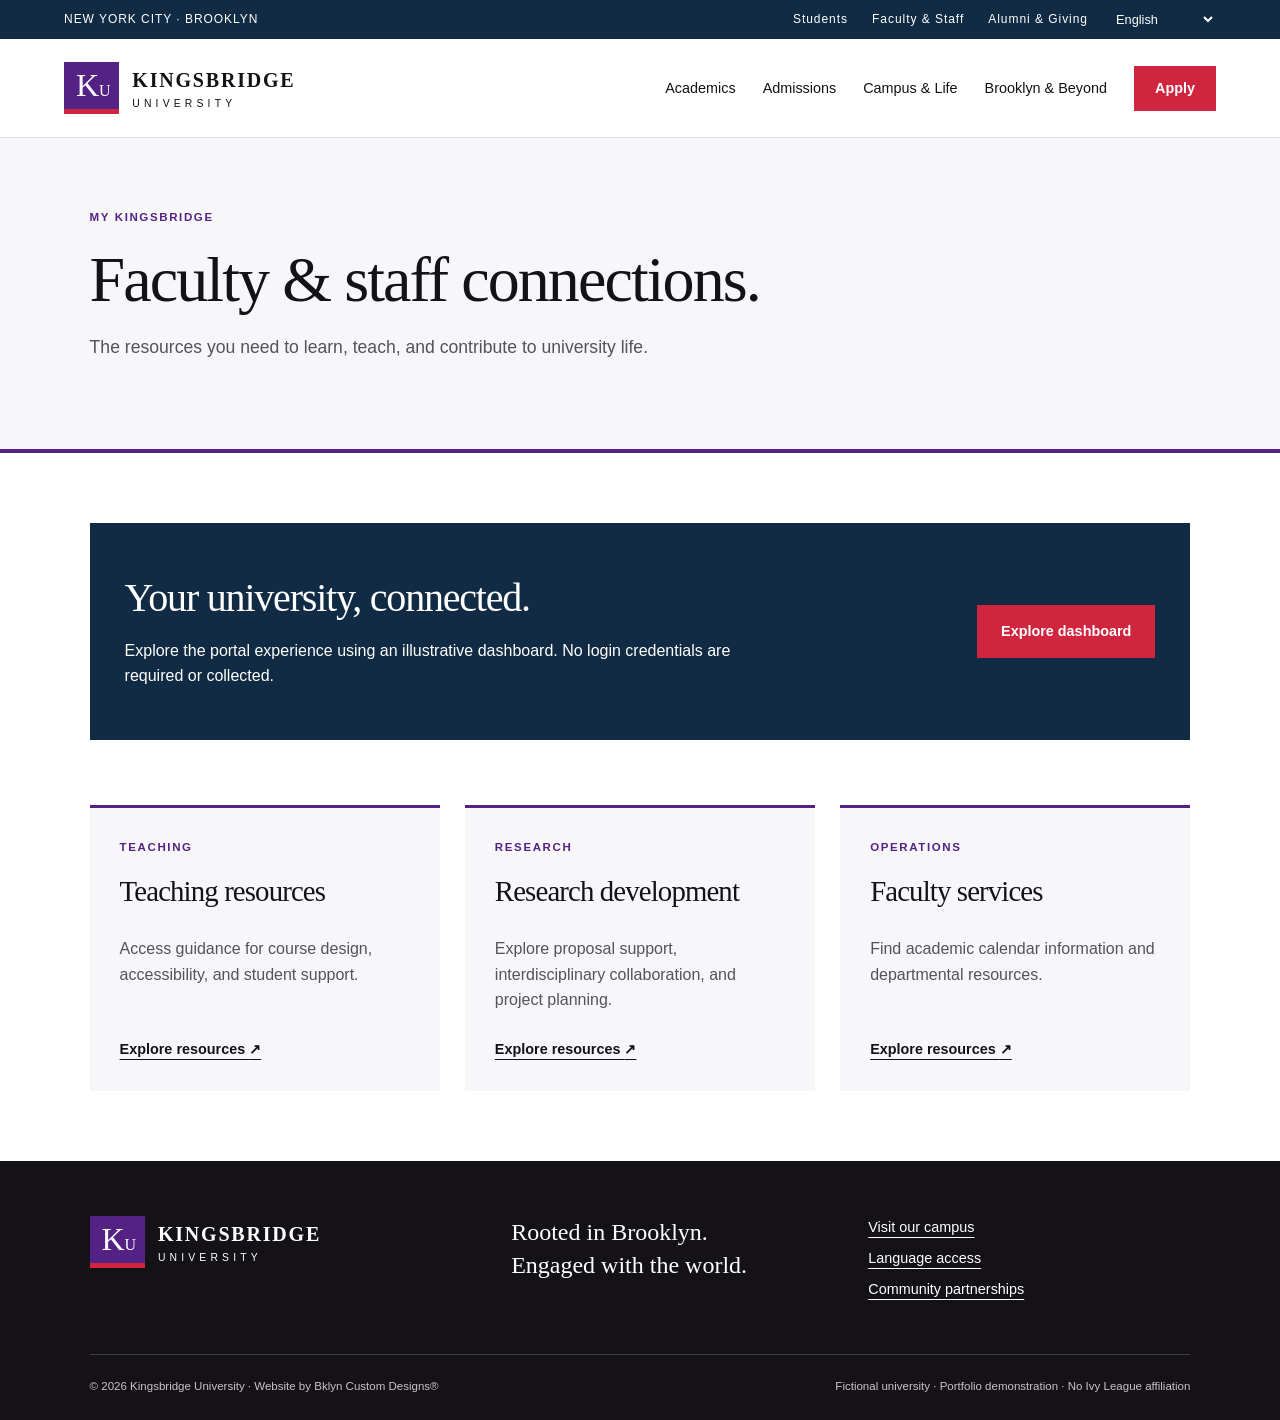
<file: faculty.html>
<!doctype html><html lang="en"><head><meta charset="utf-8"><meta name="viewport" content="width=device-width, initial-scale=1"><meta name="description" content="Kingsbridge University: rigorous scholarship, public purpose, and a campus connected to Brooklyn."><title>Faculty Portal | Kingsbridge University</title><link rel="icon" href="assets/favicon.svg"><link rel="stylesheet" href="assets/styles.css"><script src="assets/app.js" defer></script></head><body><a class="skip" href="#main">Skip to content</a><div class="utility"><span>NEW YORK CITY · BROOKLYN</span><div><a href="student.html">Students</a><a href="faculty.html">Faculty & Staff</a><a href="give.html">Alumni & Giving</a><label class="sr" for="language">Select language</label><select id="language"><option value="en">English</option><option value="ht">Kreyòl ayisyen</option><option value="es">Español</option><option value="fr">Français</option><option value="it">Italiano</option></select></div></div><header><a class="brand" href="index.html"><span class="crest">K<span>U</span></span><span>KINGSBRIDGE<small>UNIVERSITY</small></span></a><button class="menu" aria-expanded="false" aria-controls="navigation">Menu ☰</button><nav id="navigation" aria-label="Main navigation"><a  href="academics.html">Academics</a><a  href="admissions.html">Admissions</a><a  href="campus.html">Campus & Life</a><a  href="community.html">Brooklyn & Beyond</a><a class="button compact" href="admissions.html#apply">Apply</a></nav></header><main id="main"><section class="page-hero"><span class="eyebrow">MY KINGSBRIDGE</span><h1>Faculty & staff connections.</h1><p>The resources you need to learn, teach, and contribute to university life.</p></section><section class="section"><div class="portal-banner"><div><h2>Your university, connected.</h2><p>Explore the portal experience using an illustrative dashboard. No login credentials are required or collected.</p></div><button class="button" id="open-dashboard">Explore dashboard</button></div><div id="dashboard" hidden><div class="panel"><span class="eyebrow">ILLUSTRATIVE DASHBOARD</span><h2>Welcome to your workspace.</h2><div class="schedule"><p><strong>Monday · 10:00 AM</strong><br>Urban Futures Seminar · Founders Hall</p><p><strong>Wednesday · 2:00 PM</strong><br>Research Collaboration · Innovation Studio</p><p><strong>Friday · 12:30 PM</strong><br>Community Forum · Brooklyn Community House</p></div></div></div><div class="cards"><article class="card"><span class="eyebrow">TEACHING</span><h3>Teaching resources</h3><p>Access guidance for course design, accessibility, and student support.</p><a href="academics.html">Explore resources <span aria-hidden="true">↗</span></a></article><article class="card"><span class="eyebrow">RESEARCH</span><h3>Research development</h3><p>Explore proposal support, interdisciplinary collaboration, and project planning.</p><a href="campus.html">Explore resources <span aria-hidden="true">↗</span></a></article><article class="card"><span class="eyebrow">OPERATIONS</span><h3>Faculty services</h3><p>Find academic calendar information and departmental resources.</p><a href="tour.html">Explore resources <span aria-hidden="true">↗</span></a></article></div></section></main><footer><div class="footer-top"><a class="brand" href="index.html"><span class="crest">K<span>U</span></span><span>KINGSBRIDGE<small>UNIVERSITY</small></span></a><p>Rooted in Brooklyn.<br>Engaged with the world.</p><div><a href="tour.html">Visit our campus</a><a href="languages.html">Language access</a><a href="community.html">Community partnerships</a></div></div><div class="legal"><span>© 2026 Kingsbridge University · Website by Bklyn Custom Designs®</span><span>Fictional university · Portfolio demonstration · No Ivy League affiliation</span></div></footer><dialog id="detail"><button class="close" aria-label="Close dialog">✕</button><div id="detail-content"></div></dialog></body></html>
</file>
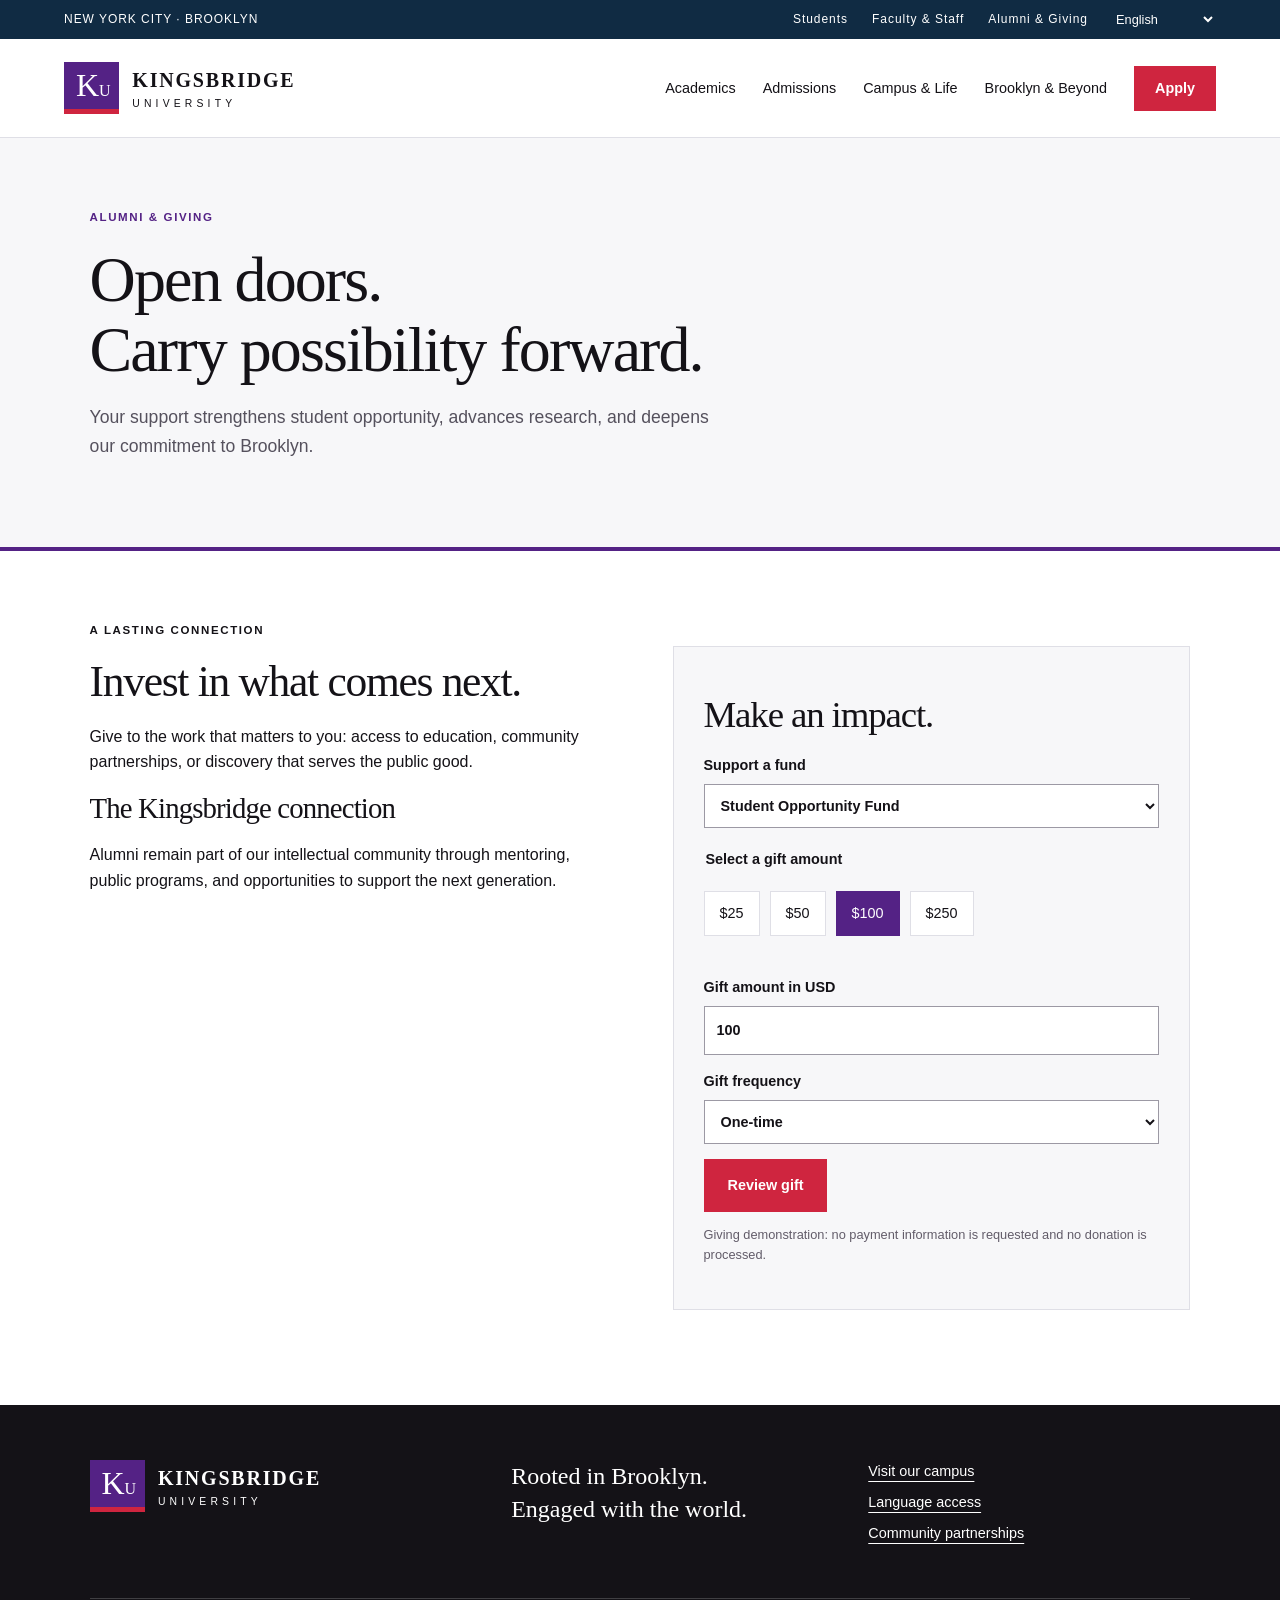
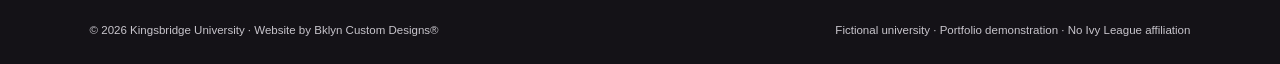
<file: give.html>
<!doctype html><html lang="en"><head><meta charset="utf-8"><meta name="viewport" content="width=device-width, initial-scale=1"><meta name="description" content="Kingsbridge University: rigorous scholarship, public purpose, and a campus connected to Brooklyn."><title>Alumni & Giving | Kingsbridge University</title><link rel="icon" href="assets/favicon.svg"><link rel="stylesheet" href="assets/styles.css"><script src="assets/app.js" defer></script></head><body><a class="skip" href="#main">Skip to content</a><div class="utility"><span>NEW YORK CITY · BROOKLYN</span><div><a href="student.html">Students</a><a href="faculty.html">Faculty & Staff</a><a href="give.html">Alumni & Giving</a><label class="sr" for="language">Select language</label><select id="language"><option value="en">English</option><option value="ht">Kreyòl ayisyen</option><option value="es">Español</option><option value="fr">Français</option><option value="it">Italiano</option></select></div></div><header><a class="brand" href="index.html"><span class="crest">K<span>U</span></span><span>KINGSBRIDGE<small>UNIVERSITY</small></span></a><button class="menu" aria-expanded="false" aria-controls="navigation">Menu ☰</button><nav id="navigation" aria-label="Main navigation"><a  href="academics.html">Academics</a><a  href="admissions.html">Admissions</a><a  href="campus.html">Campus & Life</a><a  href="community.html">Brooklyn & Beyond</a><a class="button compact" href="admissions.html#apply">Apply</a></nav></header><main id="main"><section class="page-hero"><span class="eyebrow">ALUMNI & GIVING</span><h1>Open doors.<br>Carry possibility forward.</h1><p>Your support strengthens student opportunity, advances research, and deepens our commitment to Brooklyn.</p></section><section class="section split"><div><span class="eyebrow">A LASTING CONNECTION</span><h2>Invest in what comes next.</h2><p>Give to the work that matters to you: access to education, community partnerships, or discovery that serves the public good.</p><h3>The Kingsbridge connection</h3><p>Alumni remain part of our intellectual community through mentoring, public programs, and opportunities to support the next generation.</p></div><form id="giving" class="panel"><h2>Make an impact.</h2><label>Support a fund<select id="fund"><option>Student Opportunity Fund</option><option>Brooklyn Community Partnerships</option><option>Research & Discovery Fund</option></select></label><fieldset><legend>Select a gift amount</legend><div class="amounts"><button type="button" data-amount="25" aria-pressed="false">$25</button><button type="button" data-amount="50" aria-pressed="false">$50</button><button type="button" data-amount="100" aria-pressed="true">$100</button><button type="button" data-amount="250" aria-pressed="false">$250</button></div></fieldset><label>Gift amount in USD<input type="number" id="amount" min="1" max="1000000" step="1" value="100" required></label><label>Gift frequency<select id="frequency"><option>One-time</option><option>Monthly</option></select></label><button class="button" type="submit">Review gift</button><p class="fine">Giving demonstration: no payment information is requested and no donation is processed.</p><div id="gift-review" aria-live="polite"></div></form></section></main><footer><div class="footer-top"><a class="brand" href="index.html"><span class="crest">K<span>U</span></span><span>KINGSBRIDGE<small>UNIVERSITY</small></span></a><p>Rooted in Brooklyn.<br>Engaged with the world.</p><div><a href="tour.html">Visit our campus</a><a href="languages.html">Language access</a><a href="community.html">Community partnerships</a></div></div><div class="legal"><span>© 2026 Kingsbridge University · Website by Bklyn Custom Designs®</span><span>Fictional university · Portfolio demonstration · No Ivy League affiliation</span></div></footer><dialog id="detail"><button class="close" aria-label="Close dialog">✕</button><div id="detail-content"></div></dialog></body></html>
</file>
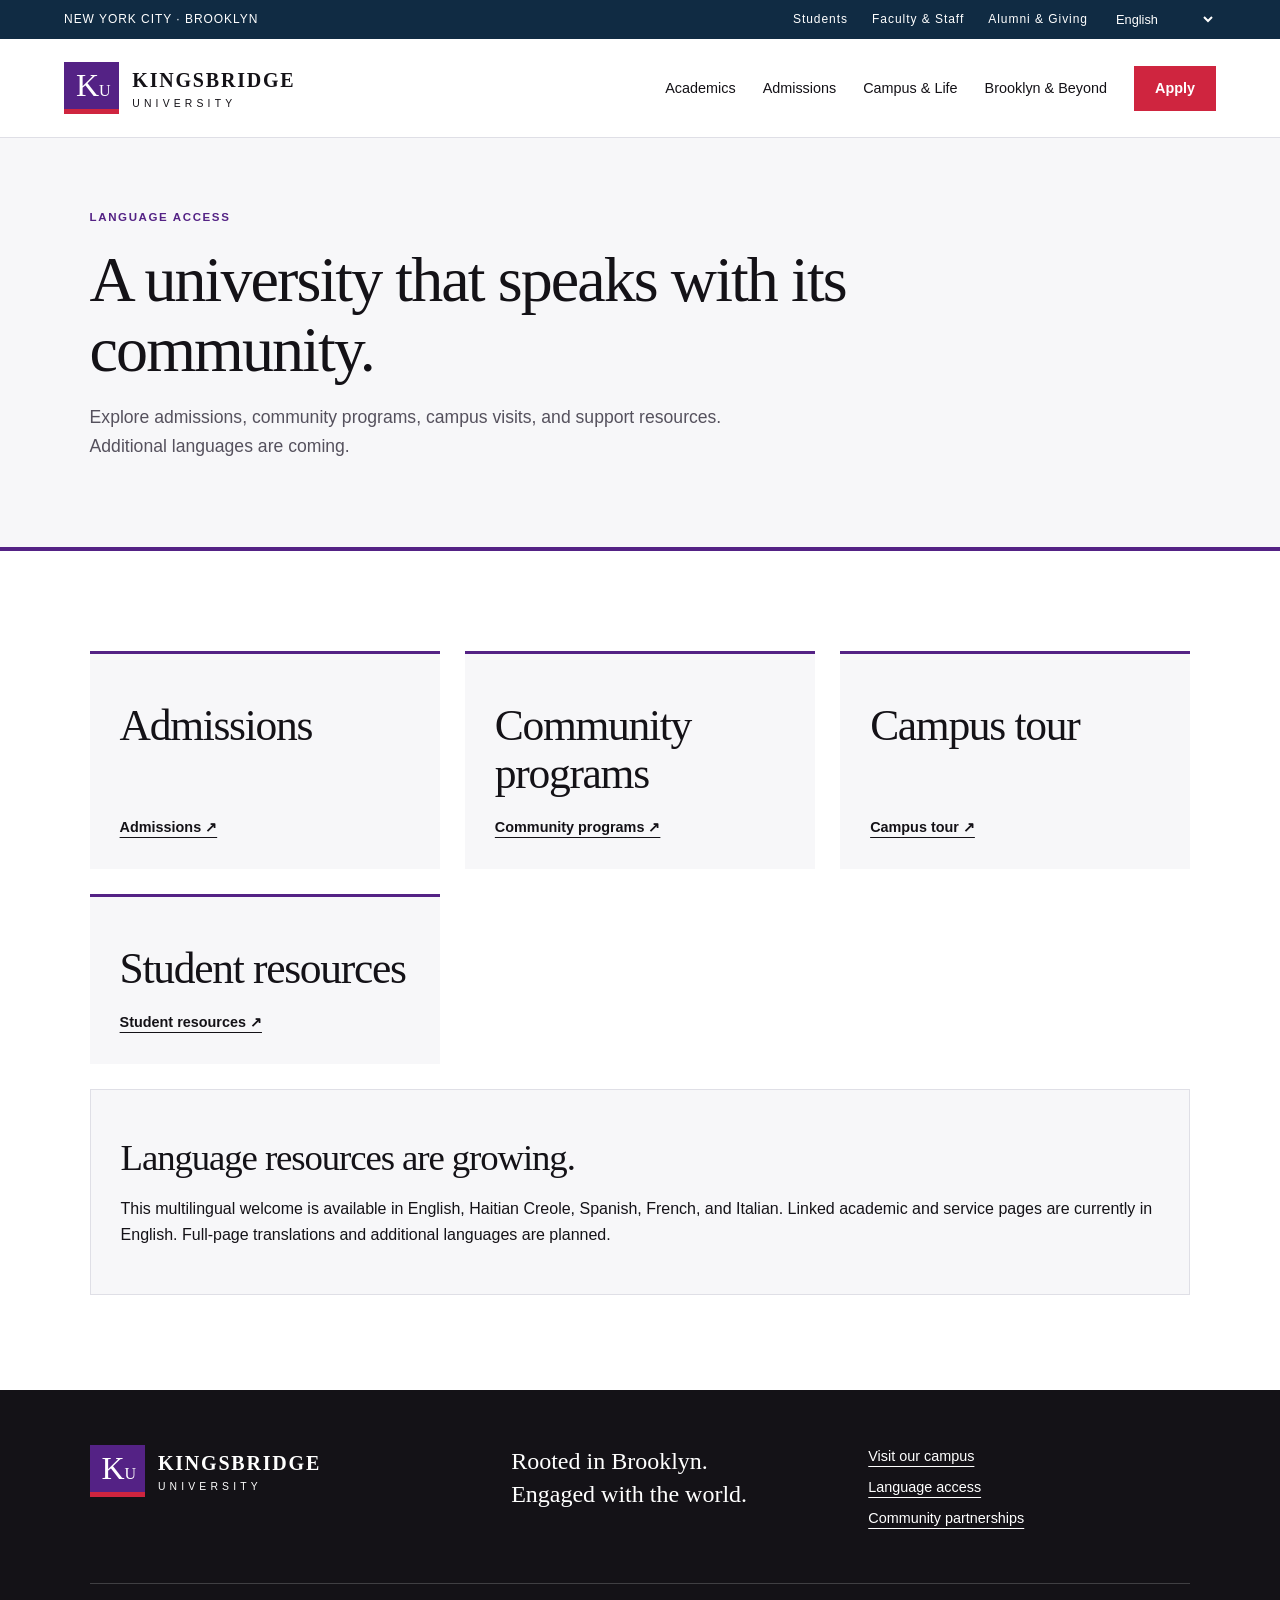
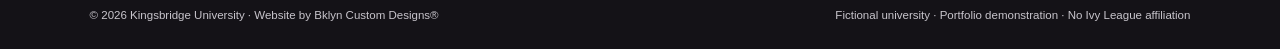
<file: languages.html>
<!doctype html><html lang="en"><head><meta charset="utf-8"><meta name="viewport" content="width=device-width, initial-scale=1"><meta name="description" content="Kingsbridge University: rigorous scholarship, public purpose, and a campus connected to Brooklyn."><title>Language Access | Kingsbridge University</title><link rel="icon" href="assets/favicon.svg"><link rel="stylesheet" href="assets/styles.css"><script src="assets/app.js" defer></script></head><body><a class="skip" href="#main">Skip to content</a><div class="utility"><span>NEW YORK CITY · BROOKLYN</span><div><a href="student.html">Students</a><a href="faculty.html">Faculty & Staff</a><a href="give.html">Alumni & Giving</a><label class="sr" for="language">Select language</label><select id="language"><option value="en">English</option><option value="ht">Kreyòl ayisyen</option><option value="es">Español</option><option value="fr">Français</option><option value="it">Italiano</option></select></div></div><header><a class="brand" href="index.html"><span class="crest">K<span>U</span></span><span>KINGSBRIDGE<small>UNIVERSITY</small></span></a><button class="menu" aria-expanded="false" aria-controls="navigation">Menu ☰</button><nav id="navigation" aria-label="Main navigation"><a  href="academics.html">Academics</a><a  href="admissions.html">Admissions</a><a  href="campus.html">Campus & Life</a><a  href="community.html">Brooklyn & Beyond</a><a class="button compact" href="admissions.html#apply">Apply</a></nav></header><main id="main"><section id="language-content" class="page-hero"></section><section class="section"><div id="language-links" class="cards"></div><div class="panel"><h2>Language resources are growing.</h2><p>This multilingual welcome is available in English, Haitian Creole, Spanish, French, and Italian. Linked academic and service pages are currently in English. Full-page translations and additional languages are planned.</p></div></section></main><footer><div class="footer-top"><a class="brand" href="index.html"><span class="crest">K<span>U</span></span><span>KINGSBRIDGE<small>UNIVERSITY</small></span></a><p>Rooted in Brooklyn.<br>Engaged with the world.</p><div><a href="tour.html">Visit our campus</a><a href="languages.html">Language access</a><a href="community.html">Community partnerships</a></div></div><div class="legal"><span>© 2026 Kingsbridge University · Website by Bklyn Custom Designs®</span><span>Fictional university · Portfolio demonstration · No Ivy League affiliation</span></div></footer><dialog id="detail"><button class="close" aria-label="Close dialog">✕</button><div id="detail-content"></div></dialog></body></html>
</file>
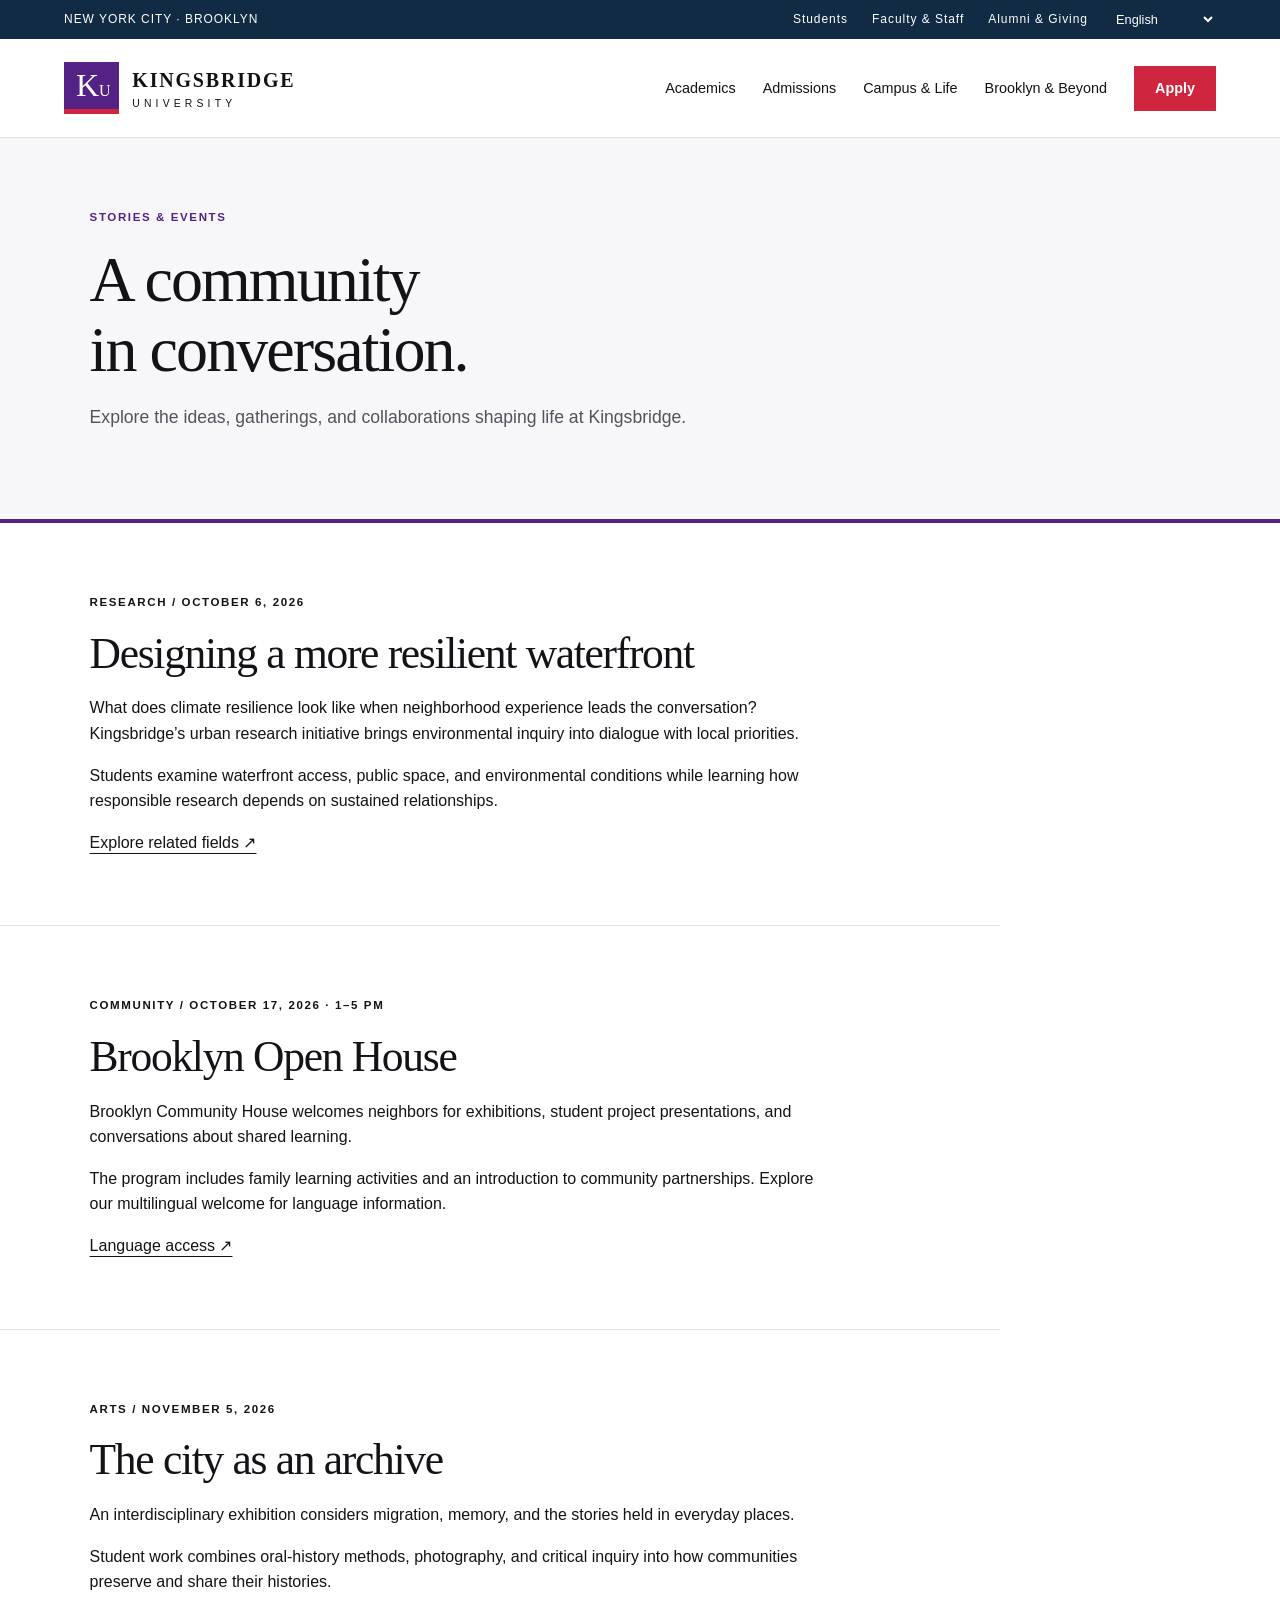
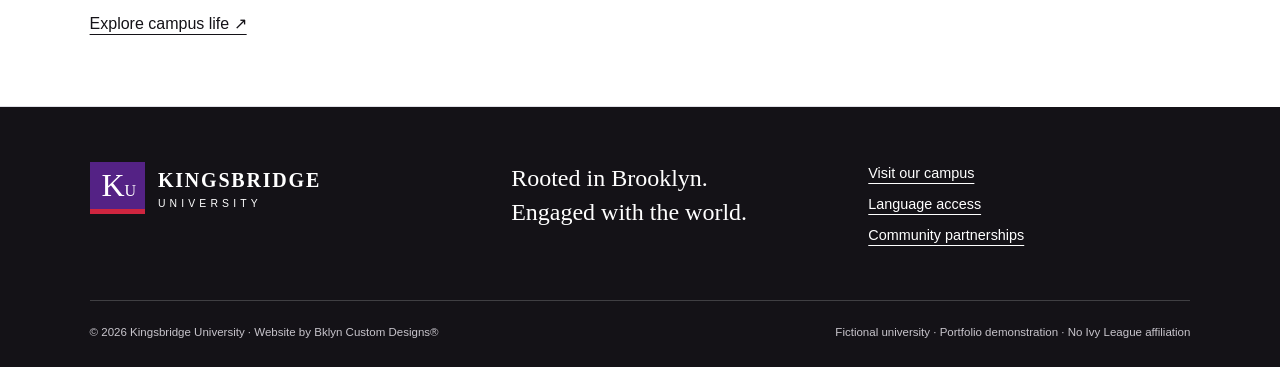
<file: news.html>
<!doctype html><html lang="en"><head><meta charset="utf-8"><meta name="viewport" content="width=device-width, initial-scale=1"><meta name="description" content="Kingsbridge University: rigorous scholarship, public purpose, and a campus connected to Brooklyn."><title>Stories & Events | Kingsbridge University</title><link rel="icon" href="assets/favicon.svg"><link rel="stylesheet" href="assets/styles.css"><script src="assets/app.js" defer></script></head><body><a class="skip" href="#main">Skip to content</a><div class="utility"><span>NEW YORK CITY · BROOKLYN</span><div><a href="student.html">Students</a><a href="faculty.html">Faculty & Staff</a><a href="give.html">Alumni & Giving</a><label class="sr" for="language">Select language</label><select id="language"><option value="en">English</option><option value="ht">Kreyòl ayisyen</option><option value="es">Español</option><option value="fr">Français</option><option value="it">Italiano</option></select></div></div><header><a class="brand" href="index.html"><span class="crest">K<span>U</span></span><span>KINGSBRIDGE<small>UNIVERSITY</small></span></a><button class="menu" aria-expanded="false" aria-controls="navigation">Menu ☰</button><nav id="navigation" aria-label="Main navigation"><a  href="academics.html">Academics</a><a  href="admissions.html">Admissions</a><a  href="campus.html">Campus & Life</a><a  href="community.html">Brooklyn & Beyond</a><a class="button compact" href="admissions.html#apply">Apply</a></nav></header><main id="main"><section class="page-hero"><span class="eyebrow">STORIES & EVENTS</span><h1>A community<br>in conversation.</h1><p>Explore the ideas, gatherings, and collaborations shaping life at Kingsbridge.</p></section><section class="section article" id="waterfront"><span class="eyebrow">RESEARCH / OCTOBER 6, 2026</span><h2>Designing a more resilient waterfront</h2><p>What does climate resilience look like when neighborhood experience leads the conversation? Kingsbridge’s urban research initiative brings environmental inquiry into dialogue with local priorities.</p><p>Students examine waterfront access, public space, and environmental conditions while learning how responsible research depends on sustained relationships.</p><a href="academics.html">Explore related fields ↗</a></section><section class="section article" id="open-house"><span class="eyebrow">COMMUNITY / OCTOBER 17, 2026 · 1–5 PM</span><h2>Brooklyn Open House</h2><p>Brooklyn Community House welcomes neighbors for exhibitions, student project presentations, and conversations about shared learning.</p><p>The program includes family learning activities and an introduction to community partnerships. Explore our multilingual welcome for language information.</p><a href="languages.html">Language access ↗</a></section><section class="section article" id="archive"><span class="eyebrow">ARTS / NOVEMBER 5, 2026</span><h2>The city as an archive</h2><p>An interdisciplinary exhibition considers migration, memory, and the stories held in everyday places.</p><p>Student work combines oral-history methods, photography, and critical inquiry into how communities preserve and share their histories.</p><a href="campus.html">Explore campus life ↗</a></section></main><footer><div class="footer-top"><a class="brand" href="index.html"><span class="crest">K<span>U</span></span><span>KINGSBRIDGE<small>UNIVERSITY</small></span></a><p>Rooted in Brooklyn.<br>Engaged with the world.</p><div><a href="tour.html">Visit our campus</a><a href="languages.html">Language access</a><a href="community.html">Community partnerships</a></div></div><div class="legal"><span>© 2026 Kingsbridge University · Website by Bklyn Custom Designs®</span><span>Fictional university · Portfolio demonstration · No Ivy League affiliation</span></div></footer><dialog id="detail"><button class="close" aria-label="Close dialog">✕</button><div id="detail-content"></div></dialog></body></html>
</file>
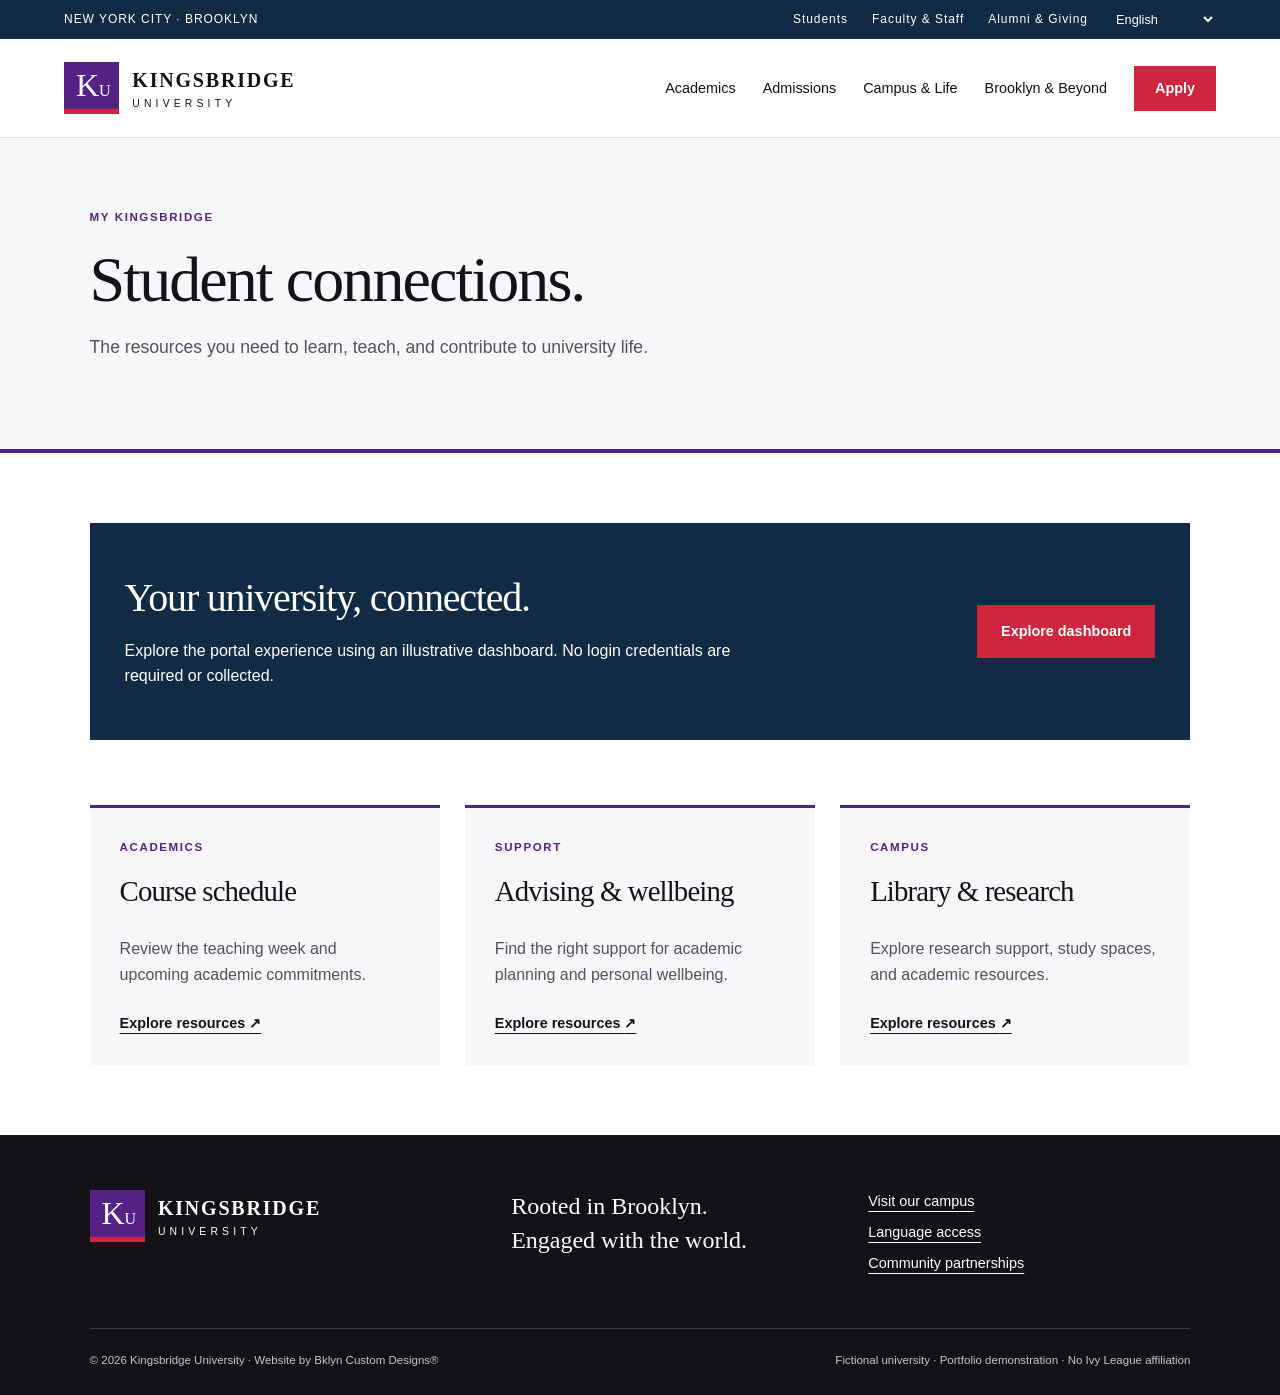
<file: student.html>
<!doctype html><html lang="en"><head><meta charset="utf-8"><meta name="viewport" content="width=device-width, initial-scale=1"><meta name="description" content="Kingsbridge University: rigorous scholarship, public purpose, and a campus connected to Brooklyn."><title>Student Portal | Kingsbridge University</title><link rel="icon" href="assets/favicon.svg"><link rel="stylesheet" href="assets/styles.css"><script src="assets/app.js" defer></script></head><body><a class="skip" href="#main">Skip to content</a><div class="utility"><span>NEW YORK CITY · BROOKLYN</span><div><a href="student.html">Students</a><a href="faculty.html">Faculty & Staff</a><a href="give.html">Alumni & Giving</a><label class="sr" for="language">Select language</label><select id="language"><option value="en">English</option><option value="ht">Kreyòl ayisyen</option><option value="es">Español</option><option value="fr">Français</option><option value="it">Italiano</option></select></div></div><header><a class="brand" href="index.html"><span class="crest">K<span>U</span></span><span>KINGSBRIDGE<small>UNIVERSITY</small></span></a><button class="menu" aria-expanded="false" aria-controls="navigation">Menu ☰</button><nav id="navigation" aria-label="Main navigation"><a  href="academics.html">Academics</a><a  href="admissions.html">Admissions</a><a  href="campus.html">Campus & Life</a><a  href="community.html">Brooklyn & Beyond</a><a class="button compact" href="admissions.html#apply">Apply</a></nav></header><main id="main"><section class="page-hero"><span class="eyebrow">MY KINGSBRIDGE</span><h1>Student connections.</h1><p>The resources you need to learn, teach, and contribute to university life.</p></section><section class="section"><div class="portal-banner"><div><h2>Your university, connected.</h2><p>Explore the portal experience using an illustrative dashboard. No login credentials are required or collected.</p></div><button class="button" id="open-dashboard">Explore dashboard</button></div><div id="dashboard" hidden><div class="panel"><span class="eyebrow">ILLUSTRATIVE DASHBOARD</span><h2>Welcome to your workspace.</h2><div class="schedule"><p><strong>Monday · 10:00 AM</strong><br>Urban Futures Seminar · Founders Hall</p><p><strong>Wednesday · 2:00 PM</strong><br>Research Collaboration · Innovation Studio</p><p><strong>Friday · 12:30 PM</strong><br>Community Forum · Brooklyn Community House</p></div></div></div><div class="cards"><article class="card"><span class="eyebrow">ACADEMICS</span><h3>Course schedule</h3><p>Review the teaching week and upcoming academic commitments.</p><a href="academics.html">Explore resources <span aria-hidden="true">↗</span></a></article><article class="card"><span class="eyebrow">SUPPORT</span><h3>Advising & wellbeing</h3><p>Find the right support for academic planning and personal wellbeing.</p><a href="campus.html">Explore resources <span aria-hidden="true">↗</span></a></article><article class="card"><span class="eyebrow">CAMPUS</span><h3>Library & research</h3><p>Explore research support, study spaces, and academic resources.</p><a href="tour.html">Explore resources <span aria-hidden="true">↗</span></a></article></div></section></main><footer><div class="footer-top"><a class="brand" href="index.html"><span class="crest">K<span>U</span></span><span>KINGSBRIDGE<small>UNIVERSITY</small></span></a><p>Rooted in Brooklyn.<br>Engaged with the world.</p><div><a href="tour.html">Visit our campus</a><a href="languages.html">Language access</a><a href="community.html">Community partnerships</a></div></div><div class="legal"><span>© 2026 Kingsbridge University · Website by Bklyn Custom Designs®</span><span>Fictional university · Portfolio demonstration · No Ivy League affiliation</span></div></footer><dialog id="detail"><button class="close" aria-label="Close dialog">✕</button><div id="detail-content"></div></dialog></body></html>
</file>
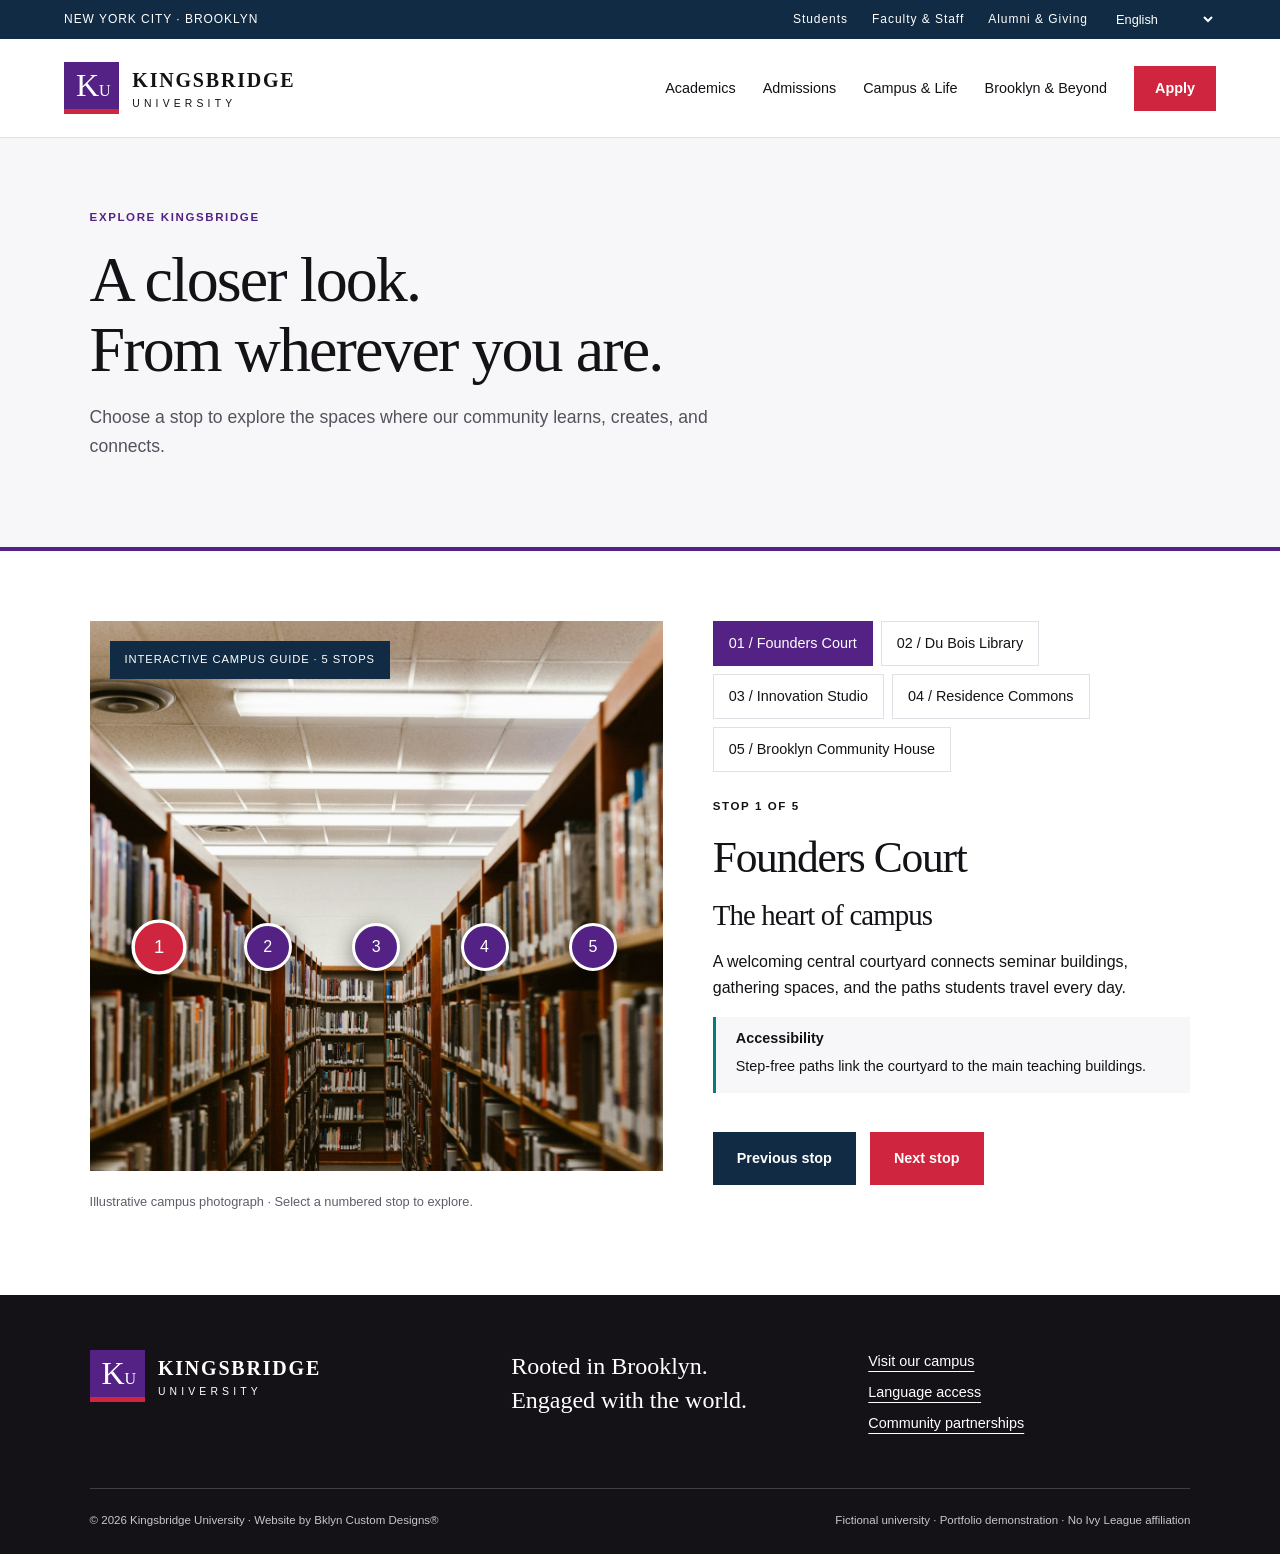
<file: tour.html>
<!doctype html><html lang="en"><head><meta charset="utf-8"><meta name="viewport" content="width=device-width, initial-scale=1"><meta name="description" content="Kingsbridge University: rigorous scholarship, public purpose, and a campus connected to Brooklyn."><title>Virtual Tour | Kingsbridge University</title><link rel="icon" href="assets/favicon.svg"><link rel="stylesheet" href="assets/styles.css"><script src="assets/app.js" defer></script></head><body><a class="skip" href="#main">Skip to content</a><div class="utility"><span>NEW YORK CITY · BROOKLYN</span><div><a href="student.html">Students</a><a href="faculty.html">Faculty & Staff</a><a href="give.html">Alumni & Giving</a><label class="sr" for="language">Select language</label><select id="language"><option value="en">English</option><option value="ht">Kreyòl ayisyen</option><option value="es">Español</option><option value="fr">Français</option><option value="it">Italiano</option></select></div></div><header><a class="brand" href="index.html"><span class="crest">K<span>U</span></span><span>KINGSBRIDGE<small>UNIVERSITY</small></span></a><button class="menu" aria-expanded="false" aria-controls="navigation">Menu ☰</button><nav id="navigation" aria-label="Main navigation"><a  href="academics.html">Academics</a><a  href="admissions.html">Admissions</a><a  href="campus.html">Campus & Life</a><a  href="community.html">Brooklyn & Beyond</a><a class="button compact" href="admissions.html#apply">Apply</a></nav></header><main id="main"><section class="page-hero"><span class="eyebrow">EXPLORE KINGSBRIDGE</span><h1>A closer look.<br>From wherever you are.</h1><p>Choose a stop to explore the spaces where our community learns, creates, and connects.</p></section><section class="section tour"><div class="tour-visual"><img src="assets/campus.jpg" alt="Collegiate courtyard and historic academic buildings"><div class="tour-badge">INTERACTIVE CAMPUS GUIDE · 5 STOPS</div><div class="tour-points" aria-label="Campus stops"><button data-stop="0" aria-label="Explore Founders Court" aria-pressed="true">1</button><button data-stop="1" aria-label="Explore Du Bois Library" aria-pressed="false">2</button><button data-stop="2" aria-label="Explore Innovation Studio" aria-pressed="false">3</button><button data-stop="3" aria-label="Explore Residence Commons" aria-pressed="false">4</button><button data-stop="4" aria-label="Explore Brooklyn Community House" aria-pressed="false">5</button></div><p class="caption">Illustrative campus photograph · Select a numbered stop to explore.</p></div><div><div class="stop-tabs"><button data-stop="0" aria-pressed="true">01 / Founders Court</button><button data-stop="1" aria-pressed="false">02 / Du Bois Library</button><button data-stop="2" aria-pressed="false">03 / Innovation Studio</button><button data-stop="3" aria-pressed="false">04 / Residence Commons</button><button data-stop="4" aria-pressed="false">05 / Brooklyn Community House</button></div><div id="tour-content" aria-live="polite"></div><div class="actions"><button id="tour-prev" class="button dark">Previous stop</button><button id="tour-next" class="button">Next stop</button></div></div></section></main><footer><div class="footer-top"><a class="brand" href="index.html"><span class="crest">K<span>U</span></span><span>KINGSBRIDGE<small>UNIVERSITY</small></span></a><p>Rooted in Brooklyn.<br>Engaged with the world.</p><div><a href="tour.html">Visit our campus</a><a href="languages.html">Language access</a><a href="community.html">Community partnerships</a></div></div><div class="legal"><span>© 2026 Kingsbridge University · Website by Bklyn Custom Designs®</span><span>Fictional university · Portfolio demonstration · No Ivy League affiliation</span></div></footer><dialog id="detail"><button class="close" aria-label="Close dialog">✕</button><div id="detail-content"></div></dialog></body></html>
</file>
<file: assets/styles.css>
:root{--purple:#542285;--red:#cf253f;--black:#141217;--navy:#102b43;--teal:#087b80;--paper:#f7f7f9;--line:#dfdfe6}*{box-sizing:border-box}body{margin:0;color:var(--black);background:#fff;font-family:Arial,Helvetica,sans-serif;font-size:1rem;line-height:1.6}a{color:inherit;text-underline-offset:5px}button,input,select{font:inherit}button,a,select,input,summary{touch-action:manipulation}button{cursor:pointer}a:hover{color:var(--purple)}:focus-visible{outline:3px solid #0b8a92;outline-offset:5px}[hidden]{display:none!important}.sr{position:absolute;width:1px;height:1px;overflow:hidden;clip-path:inset(50%)}.skip{position:fixed;top:-100px;background:white;padding:1rem;z-index:20}.skip:focus{top:5px}.utility{background:var(--navy);color:white;display:flex;justify-content:space-between;align-items:center;padding:10px 5%;font-size:.75rem;letter-spacing:.08em}.utility>div{display:flex;align-items:center;gap:24px}.utility a{text-decoration:none}.utility a:hover{color:#8de1df}.utility select{color:white;background:transparent;border:0;font-size:.8rem;max-width:145px}.utility option{color:#141217}header{padding:23px 5%;display:flex;align-items:center;justify-content:space-between;gap:30px;border-bottom:1px solid var(--line)}.brand{display:flex;align-items:center;gap:13px;text-decoration:none;font-family:Georgia,serif;font-weight:bold;letter-spacing:.09em;font-size:1.25rem;line-height:1.3}.brand small{display:block;font: .65rem Arial,sans-serif;letter-spacing:.4em;margin-top:5px}.crest{background:var(--purple);color:white;border-bottom:5px solid var(--red);padding:5px 12px;font:2rem Georgia,serif;letter-spacing:-.1em}.crest span{font-size:1rem;margin-left:3px}nav{display:flex;align-items:center;gap:27px;font-size:.9rem}nav a{text-decoration:none}nav a[aria-current]{border-bottom:2px solid var(--red)}.button{display:inline-flex;align-items:center;justify-content:center;gap:12px;background:var(--red);color:white;border:1px solid transparent;padding:14px 23px;text-decoration:none;font-weight:bold;font-size:.9rem}.button:hover{background:#ab1b32;color:white}.button.compact{padding:10px 20px}.button.outline{background:transparent;border-color:#ffffff90}.button.outline:hover{background:#ffffff20}.button.teal{background:var(--teal)}.button.dark{background:var(--navy)}.menu{display:none}.hero{position:relative;background:var(--navy);color:white;min-height:680px;display:flex;align-items:center;isolation:isolate;overflow:hidden}.hero>img{position:absolute;inset:0;width:100%;height:100%;object-fit:cover;z-index:-2}.hero:after{content:'';position:absolute;inset:0;background:linear-gradient(90deg,rgba(19,14,32,.95),rgba(19,14,32,.6) 50%,rgba(19,14,32,.08));z-index:-1}.hero-copy{padding:65px 7% 115px;max-width:850px}.eyebrow{display:block;font-size:.72rem;font-weight:bold;letter-spacing:.14em;line-height:1.6;text-transform:uppercase}.hero .eyebrow{color:#e6d9f3}h1,h2,h3{font-family:Georgia,'Times New Roman',serif;font-weight:400;line-height:1.1;letter-spacing:-.03em;margin:18px 0}h1{font-size:clamp(3rem,5.9vw,6rem)}h1 em{color:#e4cef7;font-weight:400}h2{font-size:clamp(2.1rem,3.4vw,3.7rem)}h3{font-size:1.8rem}.hero p{max-width:480px;font-size:1.08rem;color:#e4e2e9;margin:24px 0 30px}.actions{display:flex;gap:14px;flex-wrap:wrap}.hero-caption{position:absolute;bottom:0;left:7%;right:7%;display:flex;justify-content:space-between;border-top:1px solid #ffffff50;padding:20px 0;font-size:.72rem;letter-spacing:.1em}.intro{padding:75px 7% 40px;display:grid;grid-template-columns:1fr 1fr;gap:0 65px}.intro .eyebrow{grid-column:1/-1;color:var(--purple)}.intro p{padding-top:8px;color:#57525e;max-width:530px}.cards{display:grid;grid-template-columns:repeat(3,1fr);gap:25px;padding:0 7% 70px}.card{padding:30px;border-top:3px solid var(--purple);background:var(--paper);display:flex;flex-direction:column;align-items:flex-start}.card .eyebrow{color:var(--purple)}.card h3{margin:20px 0 12px}.card p{color:#55515d;margin-bottom:25px}.card a,.plain{margin-top:auto;font-size:.9rem;font-weight:bold}.plain{background:none;border:0;padding:0;text-align:left;color:var(--purple);text-decoration:underline;text-underline-offset:5px}.feature{background:var(--purple);color:white;display:grid;grid-template-columns:1fr 1fr;padding:75px 7%;gap:90px}.feature h2{font-size:clamp(2.5rem,4.3vw,4.6rem)}.feature p{color:#ece3f5;max-width:470px}.feature-quote{border-left:1px solid #ffffff40;padding-left:50px;align-self:center}.feature-quote>span{font:5rem Georgia;line-height:1;color:#be9ae2}blockquote{font:2rem/1.35 Georgia;margin:0 0 30px}.feature-quote p{font-size:.7rem;letter-spacing:.15em}.section{padding:70px 7%}.section .cards{padding:30px 0 0}.section-heading{display:flex;justify-content:space-between;align-items:center;gap:25px;margin-bottom:25px}.section-heading a{font-size:.9rem;font-weight:bold}.section-heading h2{margin:10px 0}.cta{background:var(--paper);text-align:center;padding:85px 7%;border-top:1px solid var(--line)}.cta h2{margin-bottom:30px}.text-link{display:block;margin-top:22px;font-weight:bold;font-size:.9rem}footer{background:var(--black);color:white;padding:55px 7% 25px}.footer-top{display:grid;grid-template-columns:1.2fr 1fr 1fr;gap:35px;align-items:start}.footer-top p{font:1.5rem/1.4 Georgia;margin:0}.footer-top>div a{display:block;margin-bottom:8px;font-size:.9rem}footer a:hover{color:#be9ae2}.legal{display:flex;justify-content:space-between;gap:25px;border-top:1px solid #ffffff30;margin-top:45px;padding-top:22px;font-size:.72rem;color:#c8c5cc}.page-hero{padding:70px 7%;background:var(--paper);border-bottom:4px solid var(--purple)}.page-hero .eyebrow{color:var(--purple)}.page-hero h1{font-size:clamp(3rem,5vw,5.2rem);max-width:950px}.page-hero p{max-width:640px;font-size:1.1rem;color:#55515d}.page-hero+.cards{padding-top:65px}.split{display:grid;grid-template-columns:1fr 1fr;gap:65px}.panel{background:var(--paper);padding:30px;border:1px solid var(--line);margin:25px 0}.panel h2{font-size:2.3rem}.panel h3{margin-top:0}label{display:block;font-size:.9rem;font-weight:bold;margin:15px 0}input,select{display:block;padding:12px;border:1px solid #9c99a4;background:white;color:var(--black);width:100%;margin-top:7px;border-radius:0}.utility select{display:inline;width:auto;margin:0;padding:0}.filters,.amounts{display:flex;gap:10px;flex-wrap:wrap;margin:20px 0}.filters button,.amounts button,.stop-tabs button{border:1px solid var(--line);padding:10px 15px;background:white;color:var(--black);font-size:.9rem}.filters button[aria-pressed=true],.amounts button[aria-pressed=true],.stop-tabs button[aria-pressed=true]{background:var(--purple);color:white;border-color:var(--purple)}#programs{grid-template-columns:repeat(3,1fr)}details{border-bottom:1px solid var(--line);padding:20px 0}summary{font-weight:bold;cursor:pointer}details p{color:#55515d}.tour{display:grid;grid-template-columns:1.2fr 1fr;gap:50px}.tour-visual{position:relative;align-self:start}.tour-visual img{width:100%;height:550px;object-fit:cover}.tour-badge{position:absolute;top:20px;left:20px;background:var(--navy);color:white;font-size:.7rem;padding:10px 15px;letter-spacing:.08em}.tour-points{position:absolute;top:50%;left:8%;right:8%;display:flex;justify-content:space-between}.tour-points button{border:3px solid white;background:var(--purple);border-radius:50%;width:48px;height:48px;color:white;box-shadow:0 5px 20px #0007}.tour-points button[aria-pressed=true]{background:var(--red);transform:scale(1.15)}.caption{font-size:.8rem;color:#625c69}.stop-tabs{display:flex;flex-wrap:wrap;gap:8px}#tour-content{min-height:360px;padding-top:25px}.access{border-left:3px solid var(--teal);padding:10px 20px;background:var(--paper);font-size:.9rem}.access p{margin:5px 0}.portal-banner{background:var(--navy);color:white;padding:35px;display:flex;justify-content:space-between;align-items:center;gap:40px;margin-bottom:35px}.portal-banner h2{font-size:2.5rem}.portal-banner p{max-width:630px}.schedule{display:grid;grid-template-columns:repeat(3,1fr);gap:20px}.schedule p{border-top:2px solid var(--teal);padding-top:20px}.fine{font-size:.8rem;color:#625c69}fieldset{border:0;padding:0;margin:20px 0}legend{font-size:.9rem;font-weight:bold}#gift-review:not(:empty){margin-top:20px;border-left:3px solid var(--teal);padding:15px;background:#e8f3f3}dialog{border:0;max-width:570px;width:calc(100% - 40px);padding:40px;color:var(--black);box-shadow:0 20px 100px #0004}dialog::backdrop{background:#102b43aa}.close{position:absolute;right:12px;top:10px;border:0;background:none;font-size:1.3rem}.article{max-width:1000px;border-bottom:1px solid var(--line)}.article p{max-width:750px}html{scroll-behavior:smooth}
@media(min-width:1600px){main,header,.utility,footer{max-width:1900px;margin:auto}}
@media(max-width:1100px){nav{gap:15px;font-size:.8rem}.brand{font-size:1.05rem}.cards,#programs{grid-template-columns:repeat(2,1fr)}.tour{gap:25px}.footer-top{grid-template-columns:1fr 1fr}.footer-top>div{grid-column:1/-1;display:flex;gap:20px}}
@media(max-width:800px){.utility{padding:10px 5%}.utility>span{display:none}.utility>div{width:100%;justify-content:space-between;gap:12px}.utility a{font-size:.7rem;letter-spacing:0}.utility select{font-size:.7rem;width:110px}.menu{display:block;border:1px solid var(--line);padding:8px 12px;background:white;font-size:.85rem}header{position:relative;padding:20px 5%}nav{display:none;position:absolute;top:100%;left:0;right:0;z-index:10;background:white;padding:25px 5%;box-shadow:0 10px 20px #0002;align-items:stretch}nav.open{display:flex;flex-direction:column}nav a{padding:8px;font-size:1rem}.hero{min-height:620px}.hero-copy{padding:60px 7% 110px}.hero h1{font-size:clamp(3.2rem,9vw,5rem)}.hero:after{background:linear-gradient(90deg,#130e20e8,#130e2080)}.hero-caption span:last-child{display:none}.intro,.feature,.split,.tour{grid-template-columns:1fr;gap:25px}.intro{padding-top:50px}.intro p{padding:0}.cards,#programs{grid-template-columns:1fr}.cards{padding-bottom:45px}.feature{padding:50px 7%}.feature-quote{border-left:0;border-top:1px solid #ffffff40;padding:35px 0 0}.section{padding:45px 7%}.section-heading{align-items:flex-start;flex-direction:column}.section-heading label{width:100%}.page-hero{padding:45px 7%}.tour-visual img{height:350px}#tour-content{min-height:0;margin-bottom:30px}.portal-banner{flex-direction:column;align-items:flex-start;padding:25px}.schedule{grid-template-columns:1fr;gap:0}.footer-top{grid-template-columns:1fr}.footer-top>div{grid-column:auto;display:block}.legal{flex-direction:column;gap:12px}.cta{padding:60px 7%}}
@media(prefers-reduced-motion:reduce){html{scroll-behavior:auto}*{transition:none!important}}
</file>
